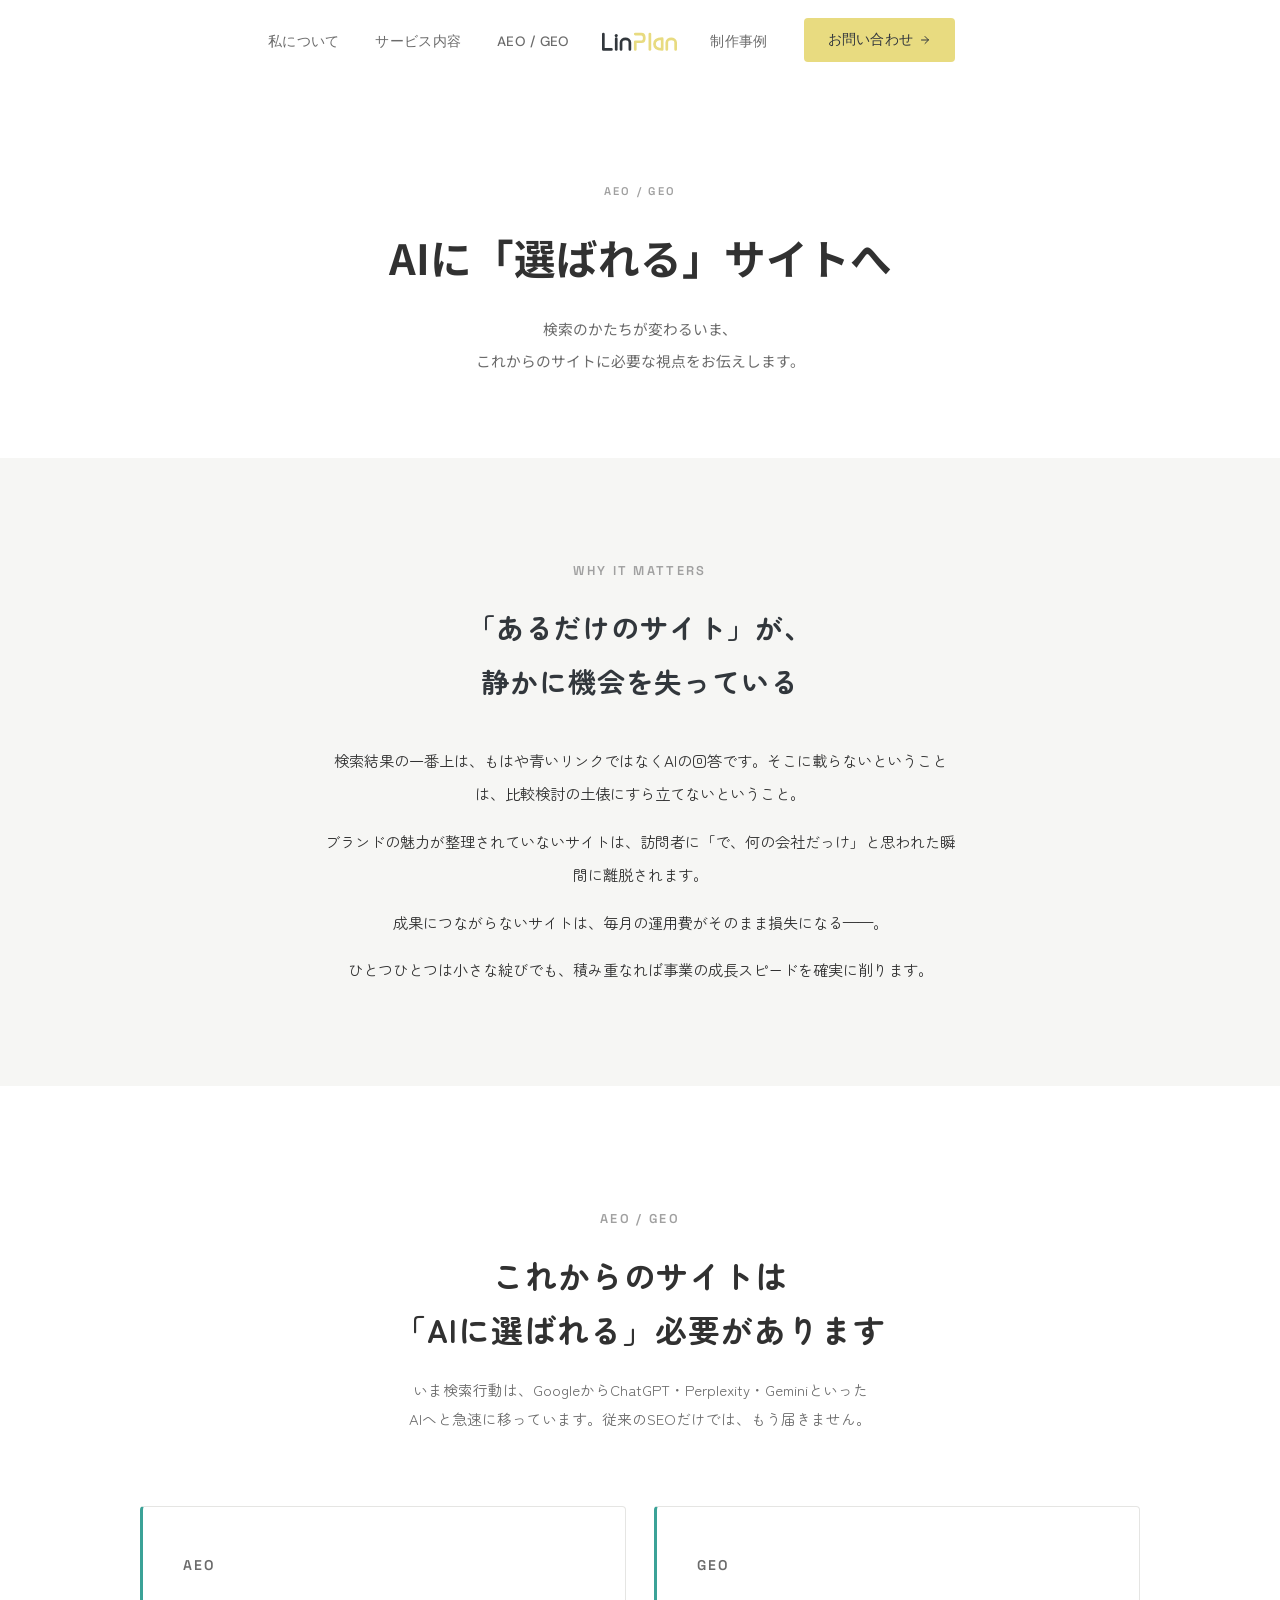
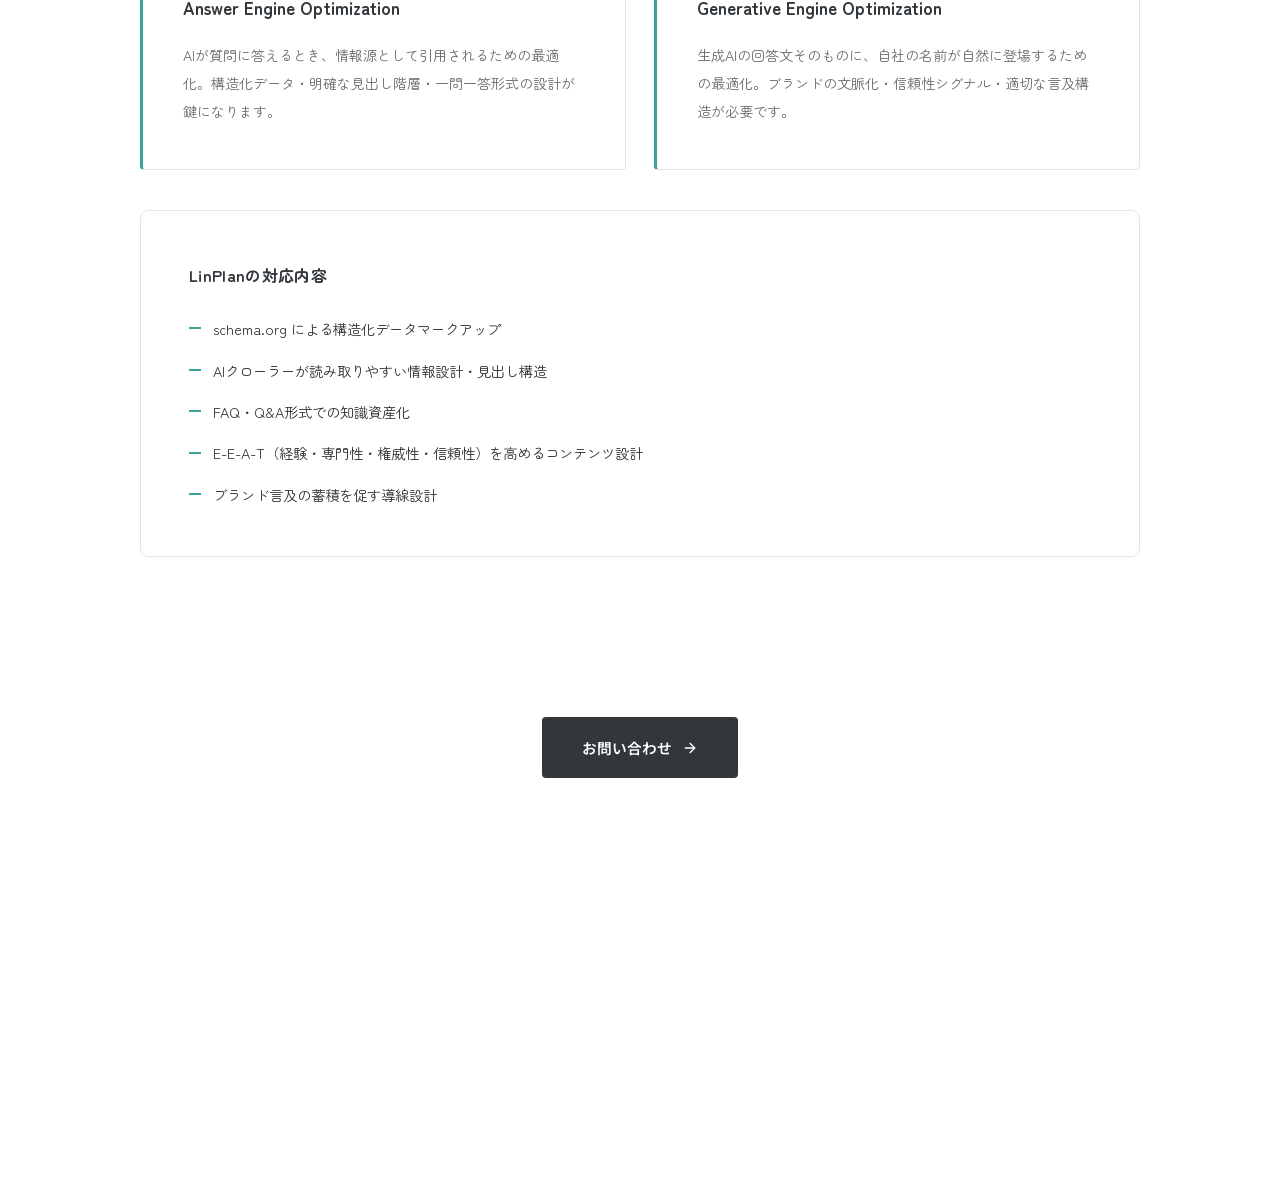
<file: aeo-geo.html>
<!DOCTYPE html>
<html lang="ja">
<head>
<meta charset="UTF-8">
<meta name="viewport" content="width=device-width, initial-scale=1.0">
<title>AEO / GEO 対策 | LinPlan</title>

<meta name="description" content="ChatGPT・Perplexity・Geminiなど、AIに「選ばれる」サイトへ。LinPlanのAEO / GEO対策の考え方と具体的な対応内容をご紹介します。">
<meta name="author" content="LinPlan">
<meta name="robots" content="index, follow">
<link rel="canonical" href="https://chihirotsuboyama.github.io/aeo-geo.html">

<meta property="og:type" content="website">
<meta property="og:title" content="AEO / GEO 対策 | LinPlan">
<meta property="og:description" content="AIに「選ばれる」サイトへ。LinPlanのAEO / GEO対策。">
<meta property="og:url" content="https://chihirotsuboyama.github.io/aeo-geo.html">
<meta property="og:site_name" content="LinPlan">
<meta property="og:locale" content="ja_JP">
<meta property="og:image" content="https://chihirotsuboyama.github.io/images/ogp.png">
<meta property="og:image:width" content="1200">
<meta property="og:image:height" content="630">
<meta property="og:image:alt" content="LinPlan | AEO / GEO 対策">

<meta name="twitter:card" content="summary_large_image">
<meta name="twitter:title" content="AEO / GEO 対策 | LinPlan">
<meta name="twitter:description" content="AIに「選ばれる」サイトへ。LinPlanのAEO / GEO対策。">
<meta name="twitter:image" content="https://chihirotsuboyama.github.io/images/ogp.png">

<link rel="preconnect" href="https://fonts.googleapis.com">
<link rel="preconnect" href="https://fonts.gstatic.com" crossorigin>
<link href="https://fonts.googleapis.com/css2?family=Space+Grotesk:wght@400;500;600;700&family=DM+Sans:wght@300;400;500;600&family=Noto+Sans+JP:wght@300;400;500;700&family=Klee+One:wght@400;600&family=Caveat:wght@400;500;600;700&family=Zen+Maru+Gothic:wght@400;500;700;900&display=swap" rel="stylesheet">
<link rel="stylesheet" href="css/common.css">

<style>
  /* ============ SECTION COMMON ============ */
  .section { padding: 120px 0; }
  .section-gray { background: var(--bg-gray); }
  .section-head { margin-bottom: 72px; }
  .section-head--center { text-align: center; }
  .section-en {
    font-family: var(--font-display);
    font-size: clamp(.7rem, 1.2vw, .8rem);
    font-weight: 600;
    letter-spacing: .18em;
    text-transform: uppercase;
    color: var(--text-muted);
    margin-bottom: 16px;
  }
  .section-title {
    font-size: clamp(1.5rem, 3vw, 2rem);
    font-weight: 700;
    line-height: 1.7;
    letter-spacing: .03em;
  }
  .section-desc {
    margin-top: 18px;
    color: var(--text-light);
    font-size: .92rem;
    line-height: 2;
    max-width: 540px;
  }
  .section-head--center .section-desc { margin-left: auto; margin-right: auto; }

  /* ============ PAGE HERO ============ */
  .page-hero {
    padding: 180px 0 80px;
    text-align: center;
  }
  .page-en {
    font-family: var(--font-display);
    font-size: .7rem; font-weight: 600;
    letter-spacing: .2em; text-transform: uppercase;
    color: var(--text-muted);
    margin-bottom: 20px;
  }
  .page-hero h1 {
    font-size: clamp(1.8rem, 4vw, 2.6rem);
    font-weight: 700;
    line-height: 1.7;
    margin-bottom: 20px;
  }
  .page-hero-desc {
    font-size: .92rem;
    line-height: 2.2;
    color: var(--text-light);
    max-width: 560px;
    margin: 0 auto;
  }

  /* ============ AGITATE (quiet emphasis block) ============ */
  .agitate {
    background: var(--bg-gray);
    padding: 100px 0;
  }
  .agitate-inner {
    max-width: 720px;
    margin: 0 auto;
    padding: 0 40px;
    text-align: center;
  }
  .agitate .section-en {
    color: var(--text-muted);
    margin-bottom: 18px;
  }
  .agitate-title {
    font-size: clamp(1.3rem, 2.4vw, 1.75rem);
    font-weight: 700;
    line-height: 1.9;
    letter-spacing: .03em;
    color: var(--dark);
    margin-bottom: 36px;
  }
  .agitate-body p {
    font-size: .95rem;
    line-height: 2.2;
    color: var(--text);
    margin-bottom: 14px;
  }
  .agitate-body p:last-child { margin-bottom: 0; }

  /* ============ AEO / GEO ============ */
  .aeo-geo { padding: 120px 0; }
  .aeo-geo-cards {
    display: grid;
    grid-template-columns: 1fr 1fr;
    gap: 28px;
    margin-bottom: 40px;
  }
  .aeo-geo-card {
    background: var(--white);
    border: 1px solid var(--border);
    border-left: 3px solid var(--accent);
    border-radius: 4px;
    padding: 44px 40px;
  }
  .aeo-geo-label {
    font-family: var(--font-display);
    font-size: .72rem;
    font-weight: 600;
    letter-spacing: .14em;
    color: var(--accent);
    margin-bottom: 14px;
  }
  .aeo-geo-card h3 {
    font-size: 1.1rem;
    font-weight: 700;
    margin-bottom: 18px;
    line-height: 1.7;
    color: var(--dark);
  }
  .aeo-geo-card p {
    font-size: .88rem;
    line-height: 2;
    color: var(--text-light);
  }
  .aeo-geo-measures {
    background: var(--white);
    border: 1px solid var(--border);
    border-radius: 8px;
    padding: 48px 48px;
  }
  .aeo-geo-measures h4 {
    font-size: 1rem;
    font-weight: 700;
    margin-bottom: 24px;
    color: var(--dark);
    letter-spacing: .02em;
  }
  .aeo-geo-measures ul {
    list-style: none;
    display: grid;
    gap: 14px;
  }
  .aeo-geo-measures li {
    font-size: .9rem;
    line-height: 1.9;
    color: var(--text);
    padding-left: 24px;
    position: relative;
  }
  .aeo-geo-measures li::before {
    content: '';
    position: absolute;
    left: 0;
    top: 0.85em;
    width: 12px;
    height: 2px;
    background: var(--accent);
  }

  /* ============ PAGE CTA ============ */
  .page-cta-wrap {
    text-align: center;
    padding: 40px 0 120px;
  }
  .page-cta {
    display: inline-flex;
    align-items: center;
    gap: 10px;
    padding: 16px 40px;
    background: var(--dark);
    color: #fff;
    font-size: .92rem;
    font-weight: 600;
    border-radius: 4px;
    transition: opacity .3s, transform .3s;
  }
  .page-cta:hover { opacity: .85; transform: translateY(-1px); color: #fff; }
  .page-cta svg { transition: transform .3s; }
  .page-cta:hover svg { transform: translateX(3px); }

  /* ============ SECTION FONT ============ */
  .agitate,
  .aeo-geo {
    font-family: 'Zen Maru Gothic', 'Noto Sans JP', sans-serif;
  }

  /* ============ RESPONSIVE (page-specific) ============ */
  @media (max-width: 900px) {
    .page-hero { padding: 140px 0 60px; }
    .agitate { padding: 80px 0; }
    .aeo-geo { padding: 80px 0; }
    .page-cta-wrap { padding: 20px 0 80px; }
  }
  @media (max-width: 768px) {
    .aeo-geo-cards { grid-template-columns: 1fr; }
    .aeo-geo-measures { padding: 36px 28px; }
  }
</style>
</head>
<body>

<!-- ========== NAV ========== -->
<nav class="nav" id="nav" role="navigation" aria-label="メインナビゲーション">
  <div class="nav-inner">
    <ul class="nav-links-left">
      <li><a href="about.html">私について</a></li>
      <li><a href="index.html#solution">サービス内容</a></li>
      <li><a href="aeo-geo.html">AEO / GEO</a></li>
    </ul>
    <a href="index.html" class="nav-logo" aria-label="LinPlan ホーム">
      <svg class="lp-logo" xmlns="http://www.w3.org/2000/svg" viewBox="0 0 200 52" role="img" aria-label="LinPlan">
        <g class="lp-lin" fill="currentColor" stroke="currentColor" stroke-width="7" stroke-linecap="round" stroke-linejoin="round">
          <path fill="none" d="M3.5 8V48H24.5"/>
          <path fill="none" d="M37 20V48"/>
          <path fill="none" d="M49.5 48V30C49.5 17 72.5 17 72.5 30V48"/>
          <circle cx="37" cy="12" r="4" stroke="none"/>
        </g>
        <g class="lp-plan" fill="none" stroke="currentColor" stroke-width="7" stroke-linecap="round" stroke-linejoin="round">
          <path d="M86.5 48V28H102.5C112.5 28 112.5 8 102.5 8H86.5"/>
          <path d="M124.5 8V48"/>
          <path d="M156.5 20C141.5 20 136.5 26 136.5 34C136.5 42 141.5 48 156.5 48V20"/>
          <path d="M168.5 48V30C168.5 17 191.5 17 191.5 30V48"/>
        </g>
      </svg>
    </a>
    <ul class="nav-links-right">
      <li><a href="index.html#works">制作事例</a></li>
      <li><a href="contact.html" class="nav-contact-link">お問い合わせ
        <svg width="12" height="12" fill="none" stroke="currentColor" stroke-width="2" stroke-linecap="round" stroke-linejoin="round" viewBox="0 0 24 24"><path d="M5 12h14M12 5l7 7-7 7"/></svg>
      </a></li>
    </ul>
    <button class="hamburger" id="hamburger" onclick="toggleMenu()" aria-label="メニューを開く" aria-expanded="false">
      <span></span><span></span><span></span>
    </button>
  </div>
</nav>

<div class="mobile-menu" id="mobileMenu" role="dialog" aria-label="モバイルメニュー">
  <button class="mobile-menu-close" onclick="toggleMenu()" aria-label="メニューを閉じる">&times;</button>
  <ul>
    <li><a href="about.html" onclick="toggleMenu()">私について</a></li>
    <li><a href="index.html#solution" onclick="toggleMenu()">サービス内容</a></li>
    <li><a href="aeo-geo.html" onclick="toggleMenu()">AEO / GEO</a></li>
    <li><a href="index.html#works" onclick="toggleMenu()">制作事例</a></li>
    <li><a href="contact.html" onclick="toggleMenu()">お問い合わせ</a></li>
  </ul>
</div>

<!-- ========== PAGE HERO ========== -->
<section class="page-hero">
  <div class="container">
    <p class="page-en reveal">AEO / GEO</p>
    <h1 class="reveal">AIに「選ばれる」サイトへ</h1>
    <p class="page-hero-desc reveal">
      検索のかたちが変わるいま、<br>
      これからのサイトに必要な視点をお伝えします。
    </p>
  </div>
</section>

<!-- ========== AGITATE / Why it matters ========== -->
<section class="agitate" id="agitate">
  <div class="agitate-inner reveal">
    <p class="section-en">Why it matters</p>
    <h2 class="agitate-title">「あるだけのサイト」が、<br>静かに機会を失っている</h2>
    <div class="agitate-body">
      <p>検索結果の一番上は、もはや青いリンクではなくAIの回答です。そこに載らないということは、比較検討の土俵にすら立てないということ。</p>
      <p>ブランドの魅力が整理されていないサイトは、訪問者に「で、何の会社だっけ」と思われた瞬間に離脱されます。</p>
      <p>成果につながらないサイトは、毎月の運用費がそのまま損失になる——。</p>
      <p>ひとつひとつは小さな綻びでも、積み重なれば事業の成長スピードを確実に削ります。</p>
    </div>
  </div>
</section>

<!-- ========== AEO / GEO ========== -->
<section class="aeo-geo" id="aeo-geo">
  <div class="container">
    <div class="section-head section-head--center reveal">
      <p class="section-en">AEO / GEO</p>
      <h2 class="section-title">これからのサイトは<br>「AIに選ばれる」必要があります</h2>
      <p class="section-desc">いま検索行動は、GoogleからChatGPT・Perplexity・Geminiといった<br>AIへと急速に移っています。従来のSEOだけでは、もう届きません。</p>
    </div>
    <div class="aeo-geo-cards">
      <div class="aeo-geo-card reveal">
        <p class="aeo-geo-label">AEO</p>
        <h3>Answer Engine Optimization</h3>
        <p>AIが質問に答えるとき、情報源として引用されるための最適化。構造化データ・明確な見出し階層・一問一答形式の設計が鍵になります。</p>
      </div>
      <div class="aeo-geo-card reveal">
        <p class="aeo-geo-label">GEO</p>
        <h3>Generative Engine Optimization</h3>
        <p>生成AIの回答文そのものに、自社の名前が自然に登場するための最適化。ブランドの文脈化・信頼性シグナル・適切な言及構造が必要です。</p>
      </div>
    </div>
    <div class="aeo-geo-measures reveal">
      <h4>LinPlanの対応内容</h4>
      <ul>
        <li>schema.org による構造化データマークアップ</li>
        <li>AIクローラーが読み取りやすい情報設計・見出し構造</li>
        <li>FAQ・Q&amp;A形式での知識資産化</li>
        <li>E-E-A-T（経験・専門性・権威性・信頼性）を高めるコンテンツ設計</li>
        <li>ブランド言及の蓄積を促す導線設計</li>
      </ul>
    </div>
  </div>
</section>

<!-- ========== CTA ========== -->
<div class="page-cta-wrap reveal">
  <a href="contact.html" class="page-cta">
    お問い合わせ
    <svg width="16" height="16" viewBox="0 0 24 24" fill="none" stroke="currentColor" stroke-width="2" stroke-linecap="round" stroke-linejoin="round"><path d="M5 12h14"/><path d="M12 5l7 7-7 7"/></svg>
  </a>
</div>

<!-- ========== FOOTER ========== -->
<div class="footer-spacer"></div>
<div class="footer-backdrop" id="footerBackdrop"></div>
<footer class="footer-wrapper" id="footerWrapper" role="contentinfo">
  <div class="footer-panel">
    <p class="footer-logo" role="img" aria-label="LinPlan">
      <svg class="lp-logo" xmlns="http://www.w3.org/2000/svg" viewBox="0 0 200 52" aria-hidden="true">
        <g class="lp-lin" fill="currentColor" stroke="currentColor" stroke-width="7" stroke-linecap="round" stroke-linejoin="round">
          <path fill="none" d="M3.5 8V48H24.5"/>
          <path fill="none" d="M37 20V48"/>
          <path fill="none" d="M49.5 48V30C49.5 17 72.5 17 72.5 30V48"/>
          <circle cx="37" cy="12" r="4" stroke="none"/>
        </g>
        <g class="lp-plan" fill="none" stroke="currentColor" stroke-width="7" stroke-linecap="round" stroke-linejoin="round">
          <path d="M86.5 48V28H102.5C112.5 28 112.5 8 102.5 8H86.5"/>
          <path d="M124.5 8V48"/>
          <path d="M156.5 20C141.5 20 136.5 26 136.5 34C136.5 42 141.5 48 156.5 48V20"/>
          <path d="M168.5 48V30C168.5 17 191.5 17 191.5 30V48"/>
        </g>
      </svg>
    </p>
    <ul class="footer-nav">
      <li><a href="about.html">私について</a></li>
      <li><a href="index.html#solution">サービス内容</a></li>
      <li><a href="aeo-geo.html">AEO / GEO</a></li>
      <li><a href="index.html#works">制作事例</a></li>
      <li><a href="contact.html">お問い合わせ</a></li>
    </ul>
    <address class="footer-address">tsubochihiroyama2230@gmail.com</address>
    <p class="footer-copy">&copy; 2026 LinPlan. All Rights Reserved.</p>
    <button class="footer-toggle" id="footerToggle" aria-label="フッターを開閉">
      <span class="footer-toggle-label">
        <span class="footer-toggle-open" role="img" aria-label="LinPlan">
          <svg class="lp-logo" xmlns="http://www.w3.org/2000/svg" viewBox="0 0 200 52" aria-hidden="true">
            <g class="lp-lin" fill="currentColor" stroke="currentColor" stroke-width="7" stroke-linecap="round" stroke-linejoin="round">
              <path fill="none" d="M3.5 8V48H24.5"/>
              <path fill="none" d="M37 20V48"/>
              <path fill="none" d="M49.5 48V30C49.5 17 72.5 17 72.5 30V48"/>
              <circle cx="37" cy="12" r="4" stroke="none"/>
            </g>
            <g class="lp-plan" fill="none" stroke="currentColor" stroke-width="7" stroke-linecap="round" stroke-linejoin="round">
              <path d="M86.5 48V28H102.5C112.5 28 112.5 8 102.5 8H86.5"/>
              <path d="M124.5 8V48"/>
              <path d="M156.5 20C141.5 20 136.5 26 136.5 34C136.5 42 141.5 48 156.5 48V20"/>
              <path d="M168.5 48V30C168.5 17 191.5 17 191.5 30V48"/>
            </g>
          </svg>
        </span>
        <span class="footer-toggle-close">CLOSE</span>
      </span>
      <span class="footer-toggle-lines">
        <span></span>
        <span></span>
      </span>
    </button>
  </div>
</footer>

<a href="contact.html" class="fab-contact" aria-label="お問い合わせページへ">
  <span>Contact</span>
  <svg width="14" height="14" fill="none" stroke="currentColor" stroke-width="2" stroke-linecap="round" stroke-linejoin="round" viewBox="0 0 24 24"><path d="M5 12h14M12 5l7 7-7 7"/></svg>
</a>

<script src="js/common.js"></script>

</body>
</html>
</file>
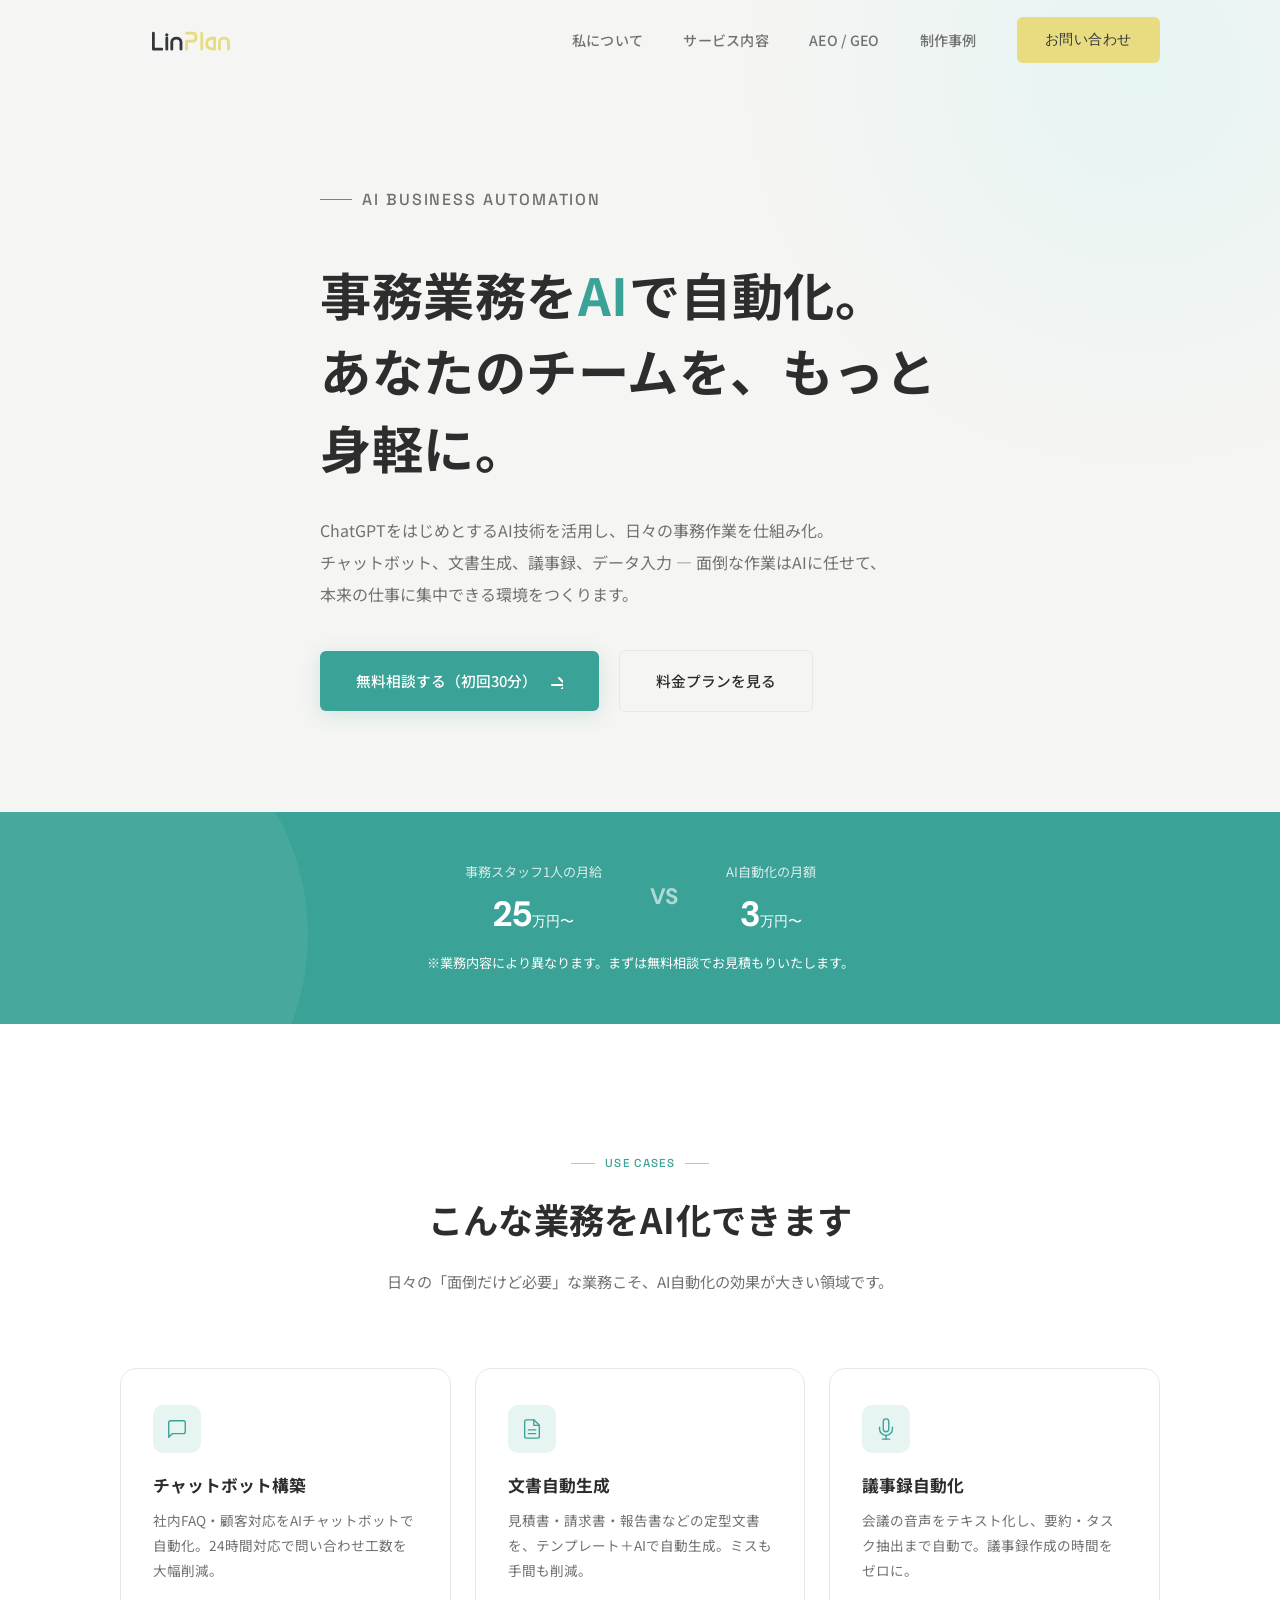
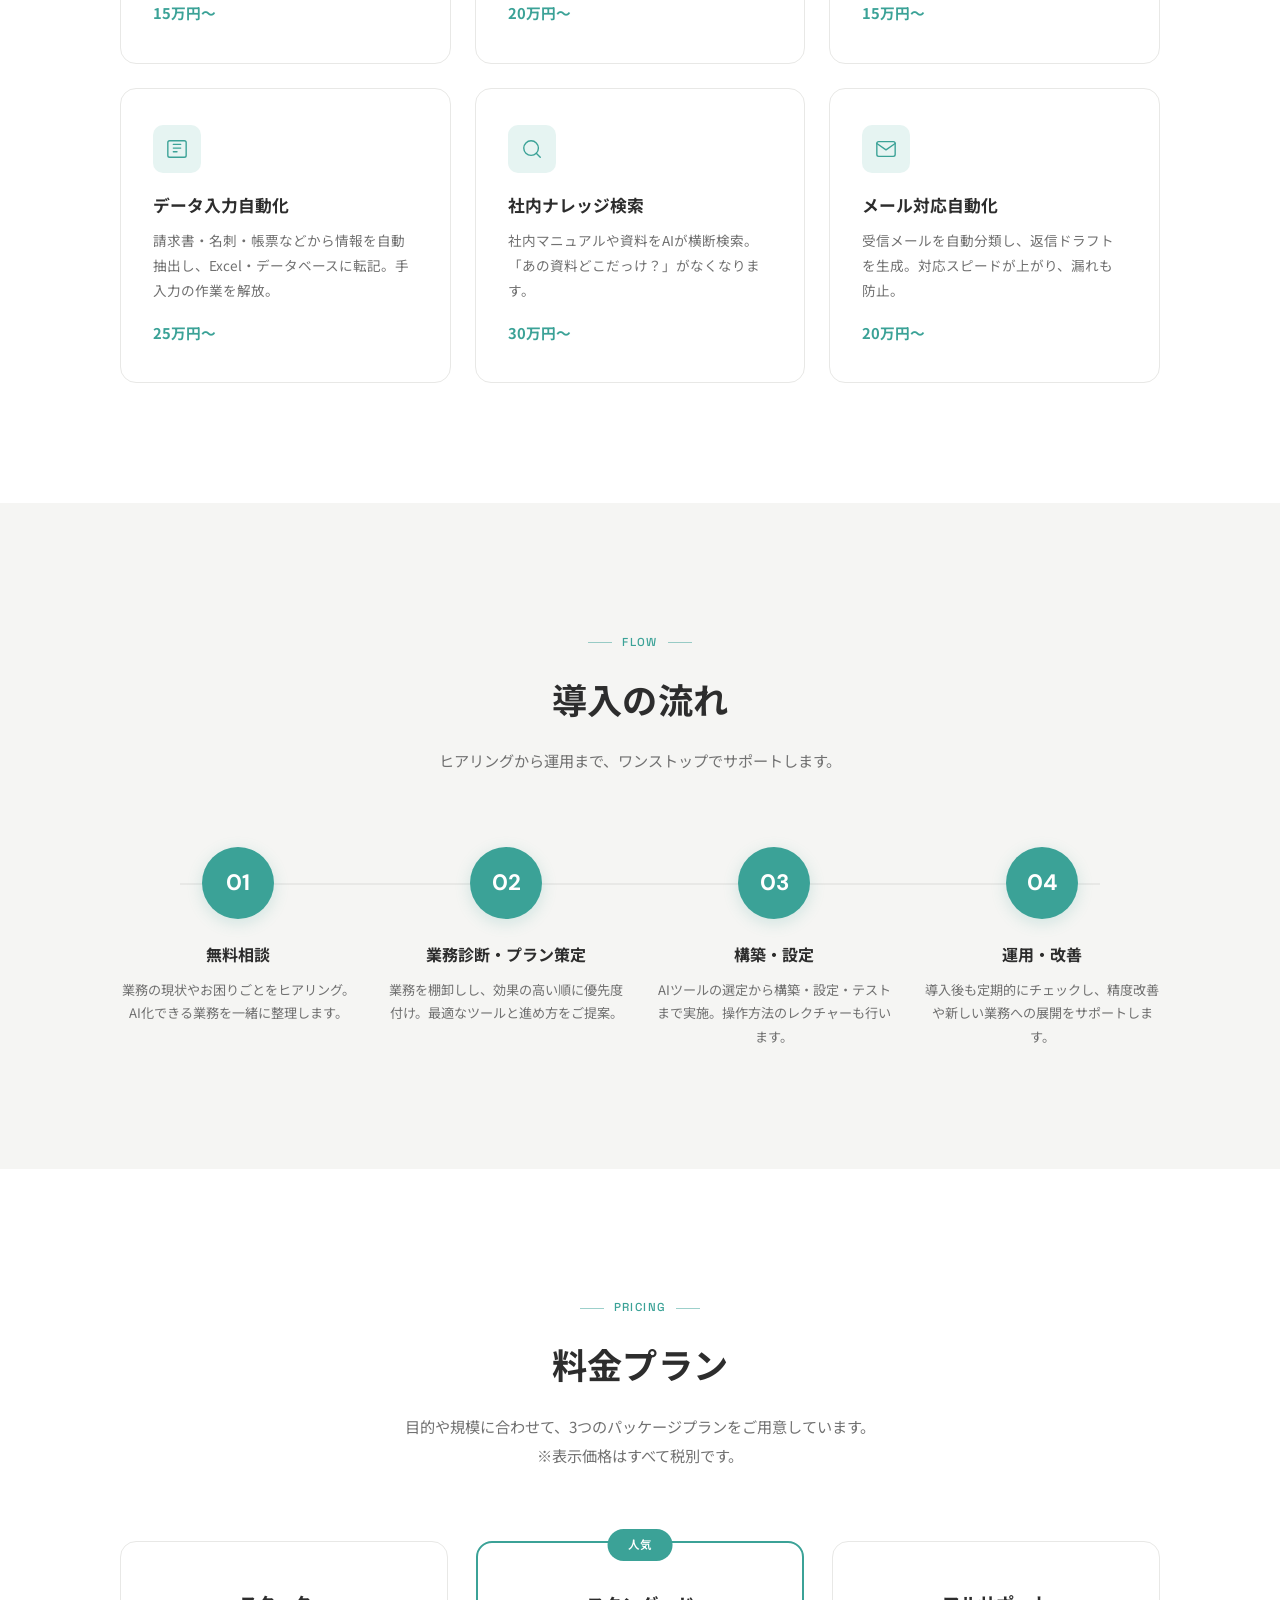
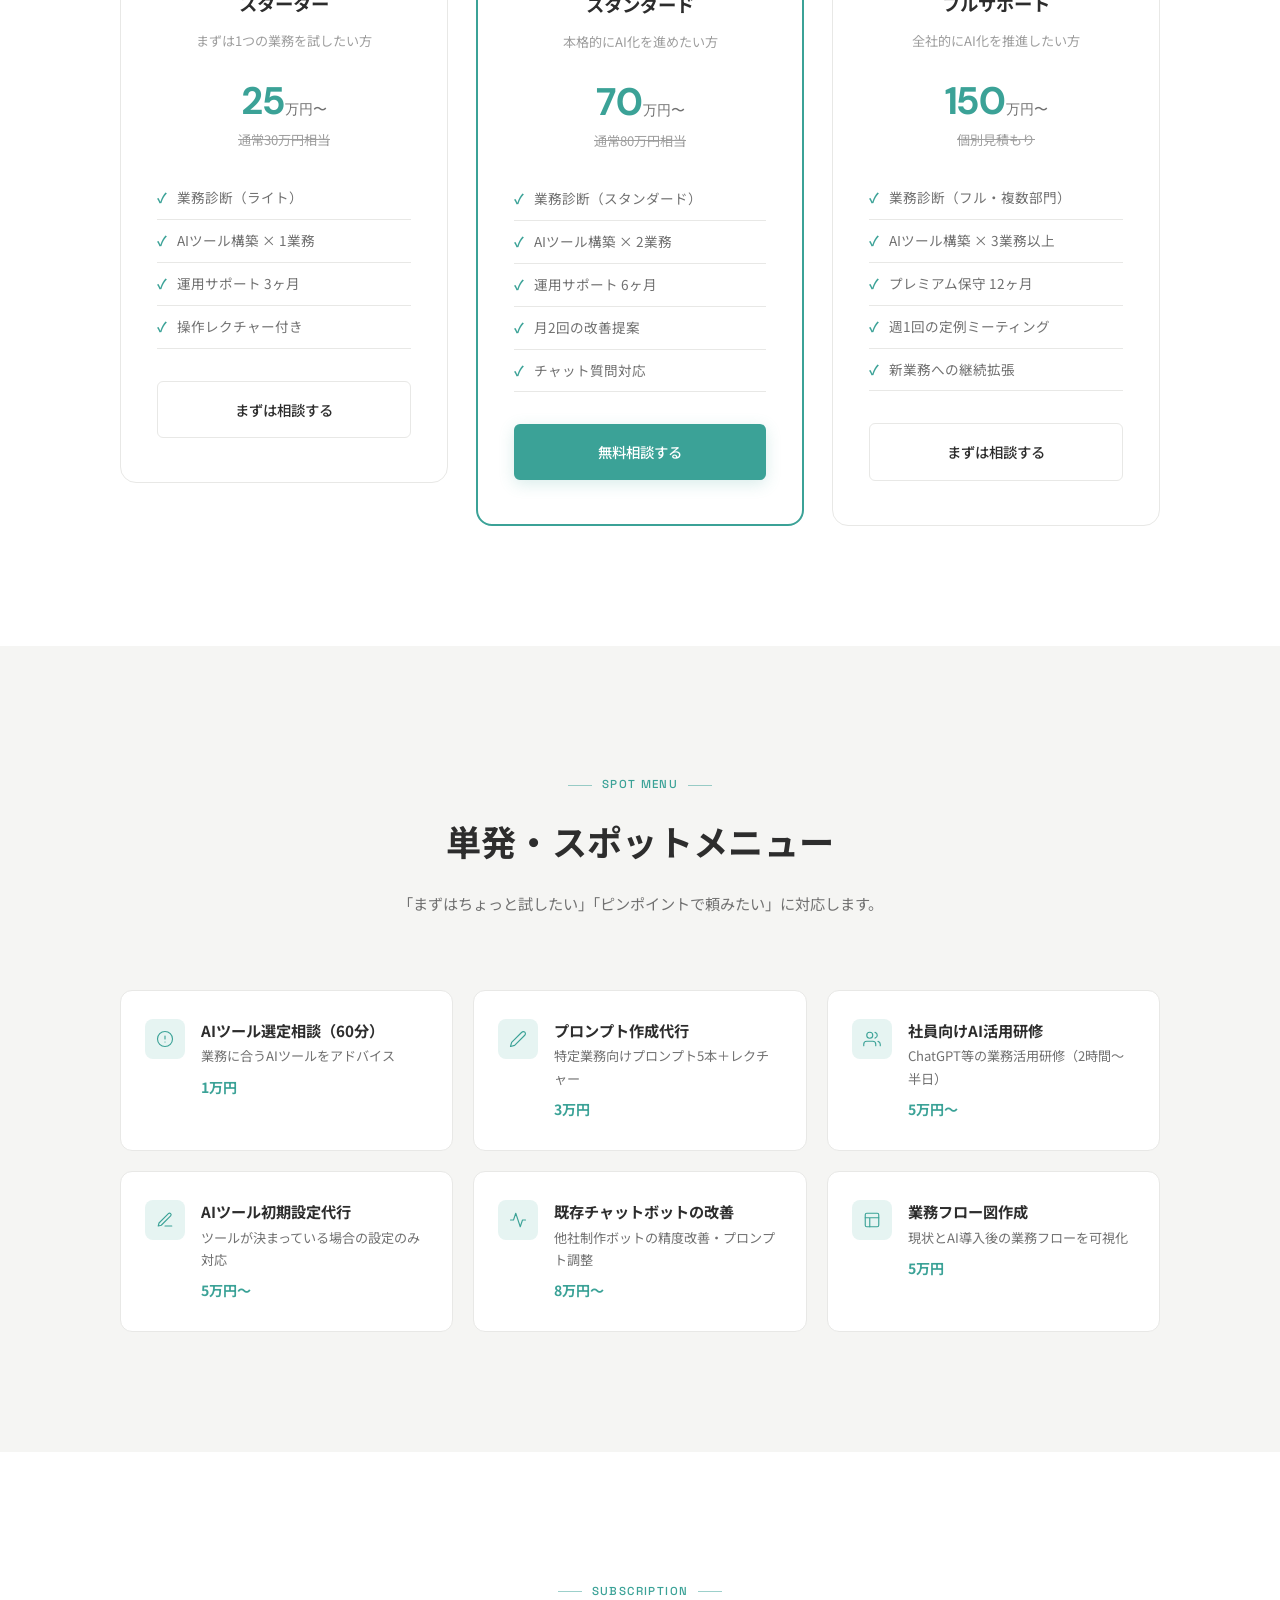
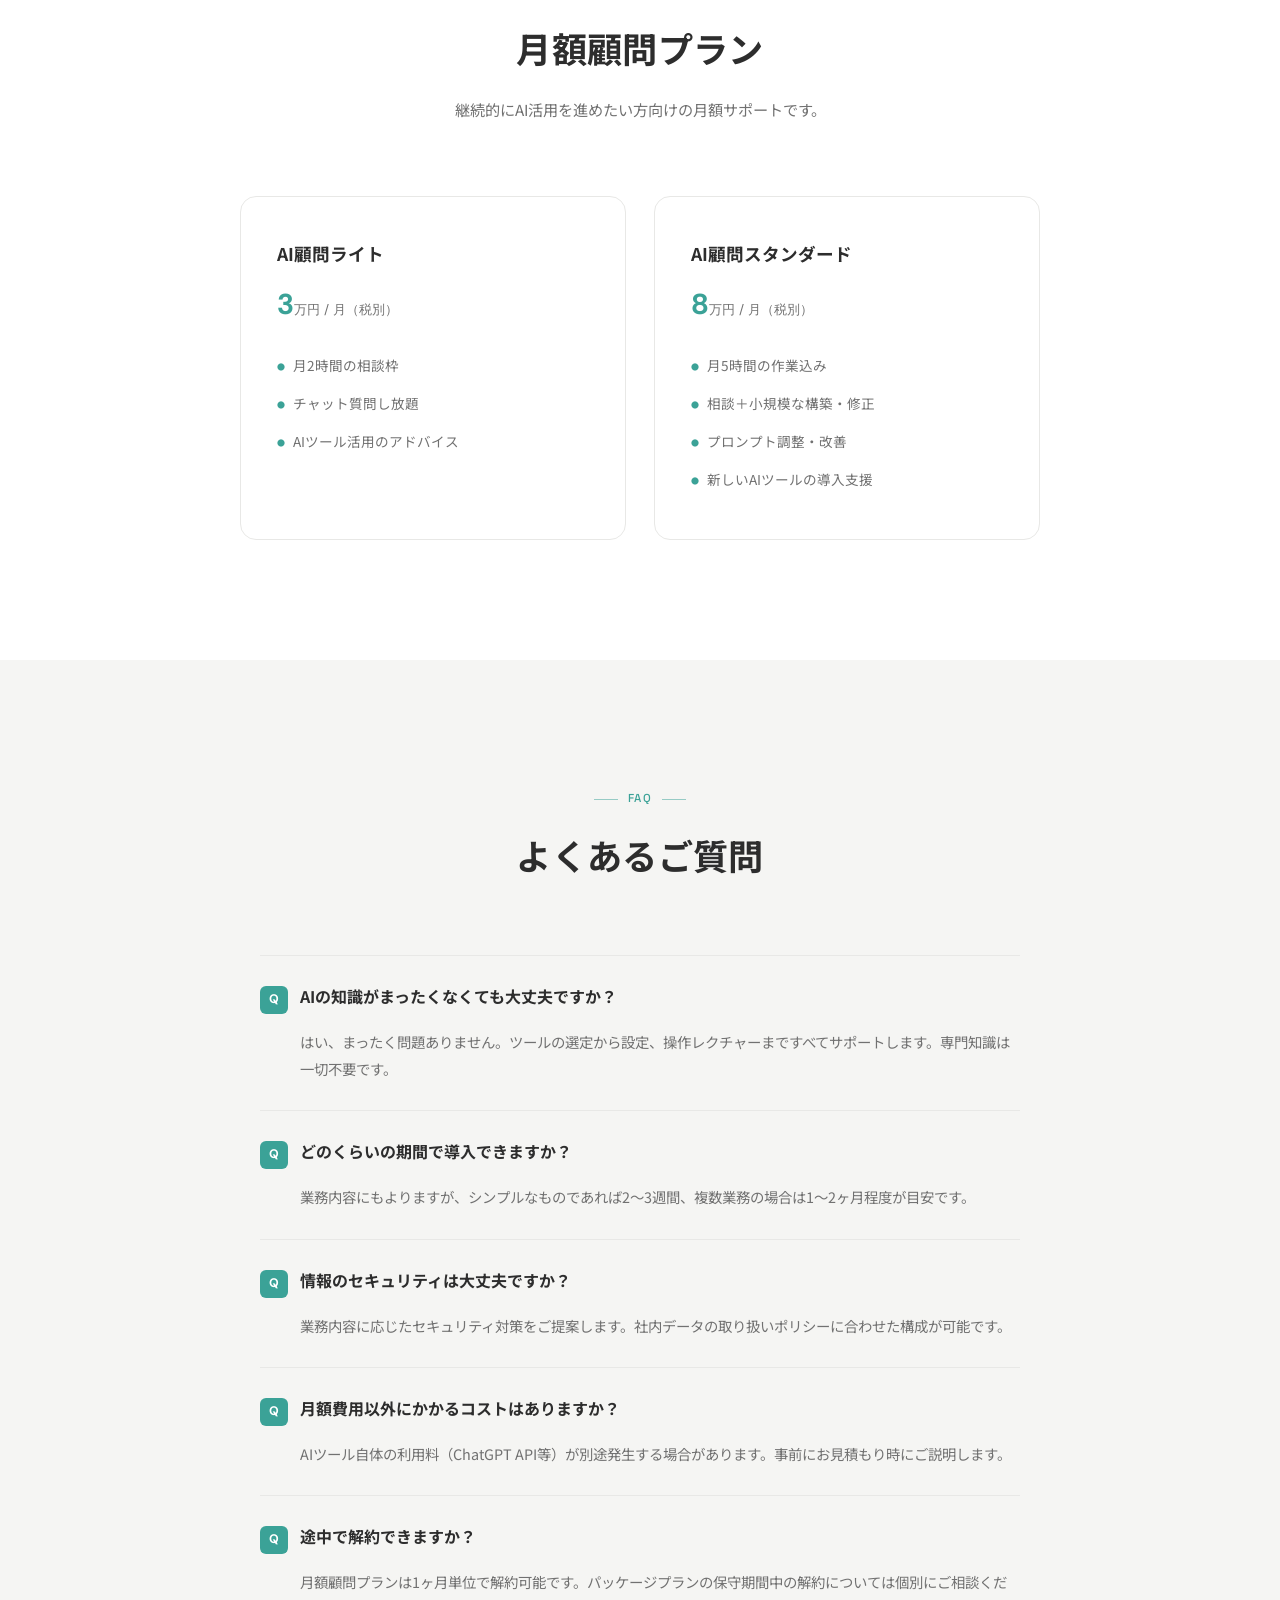
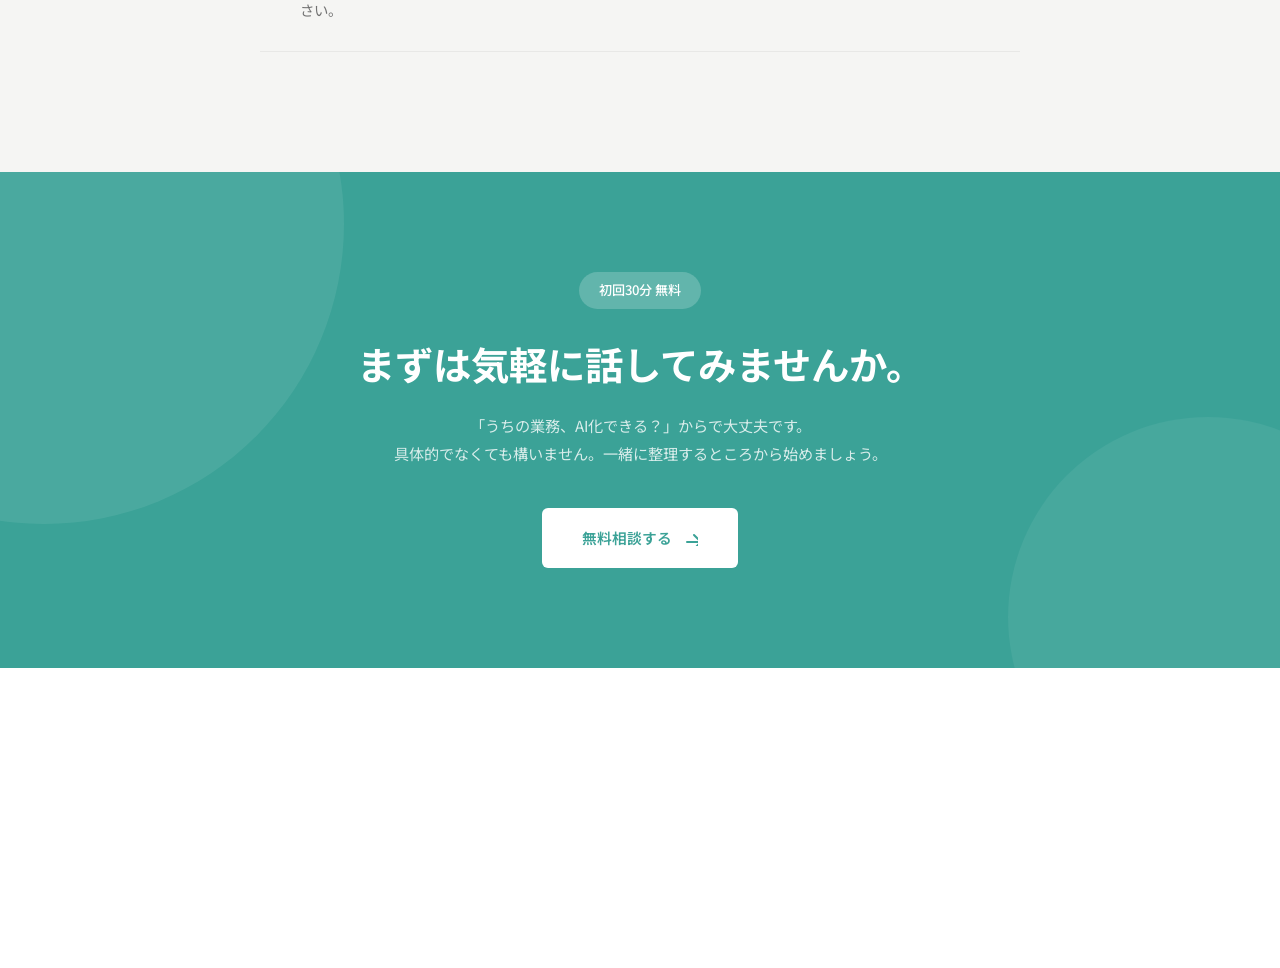
<file: ai-service.html>
<!DOCTYPE html>
<html lang="ja">
<head>
<meta charset="UTF-8">
<meta name="viewport" content="width=device-width, initial-scale=1.0">
<title>AI業務自動化サービス | LinPlan</title>

<meta name="description" content="AIを活用した事務業務の自動化を支援します。チャットボット構築、文書自動生成、議事録自動化など、中小企業の業務効率化をトータルサポート。初回30分無料相談。">
<meta name="robots" content="index, follow">
<link rel="canonical" href="https://chihirotsuboyama.github.io/ai-service.html">

<meta property="og:type" content="website">
<meta property="og:title" content="AI業務自動化サービス | LinPlan">
<meta property="og:description" content="AIを活用した事務業務の自動化を支援します。中小企業の業務効率化をトータルサポート。">
<meta property="og:url" content="https://chihirotsuboyama.github.io/ai-service.html">
<meta property="og:site_name" content="LinPlan">
<meta property="og:locale" content="ja_JP">
<meta property="og:image" content="https://chihirotsuboyama.github.io/images/ogp.png">
<meta property="og:image:width" content="1200">
<meta property="og:image:height" content="630">
<meta property="og:image:alt" content="LinPlan | AI業務自動化サービス">

<meta name="twitter:card" content="summary_large_image">
<meta name="twitter:title" content="AI業務自動化サービス | LinPlan">
<meta name="twitter:description" content="AIを活用した事務業務の自動化を支援します。中小企業の業務効率化をトータルサポート。">
<meta name="twitter:image" content="https://chihirotsuboyama.github.io/images/ogp.png">

<link rel="preconnect" href="https://fonts.googleapis.com">
<link rel="preconnect" href="https://fonts.gstatic.com" crossorigin>
<link href="https://fonts.googleapis.com/css2?family=Space+Grotesk:wght@400;500;600;700&family=DM+Sans:wght@400;500;600&family=Noto+Sans+JP:wght@300;400;500;700&family=Klee+One:wght@400;600&family=Caveat:wght@400;500;600;700&display=swap" rel="stylesheet">
<link rel="stylesheet" href="css/common.css">

<style>
  :root {
    --white: #ffffff;
    --bg: #ffffff;
    --bg-gray: #f5f5f3;
    --bg-accent: #eef7f6;
    --text: #2d2d2d;
    --text-light: #717171;
    --text-muted: #9e9e9e;
    --accent: #3ba297;
    --accent-dark: #2e8578;
    --accent-light: #e6f4f2;
    --border: #e8e8e6;
    --font: 'Noto Sans JP', "游ゴシック", "Yu Gothic", "ヒラギノ角ゴ Pro W3", "Hiragino Kaku Gothic ProN", "メイリオ", Meiryo, sans-serif;
    --font-en: 'DM Sans', sans-serif;
    --font-display: 'Space Grotesk', sans-serif;
    --ease: cubic-bezier(0.16, 1, 0.3, 1);
    --container: 1120px;
  }

  *, *::before, *::after { margin: 0; padding: 0; box-sizing: border-box; }
  html { scroll-behavior: smooth; -webkit-font-smoothing: antialiased; }
  body { font-family: var(--font); background: var(--bg); color: var(--text); line-height: 1.9; font-weight: 400; font-size: 15px; overflow-x: hidden; }
  img { max-width: 100%; display: block; }
  a { color: inherit; text-decoration: none; }
  ::selection { background: var(--accent); color: #fff; }

  .container { max-width: var(--container); margin: 0 auto; padding: 0 40px; }

  /* ============ NAV ============ */
  .nav {
    position: fixed; top: 0; left: 0; right: 0; z-index: 100;
    background: rgba(255,255,255,0);
    transition: background .4s var(--ease), box-shadow .4s var(--ease);
  }
  .nav.scrolled {
    background: rgba(255,255,255,0.92);
    backdrop-filter: blur(12px);
    box-shadow: 0 1px 0 var(--border);
  }
  .nav-inner {
    max-width: var(--container);
    margin: 0 auto;
    padding: 0 40px;
    height: 80px;
    display: flex; align-items: center; justify-content: space-between;
  }
  .nav-logo {
    font-family: var(--font-display);
    font-weight: 700;
    font-size: 1.3rem;
    letter-spacing: .02em;
    display: flex; align-items: center; gap: 6px;
  }
  .nav-logo span { color: var(--accent); }
  .nav-links {
    list-style: none;
    display: flex; align-items: center; gap: 40px;
  }
  .nav-links a {
    font-size: .88rem;
    font-weight: 500;
    color: var(--text-light);
    letter-spacing: .02em;
    position: relative;
    transition: color .3s;
  }
  .nav-links a:hover { color: var(--text); }
  .nav-links .nav-contact-btn {
    display: inline-flex; align-items: center; gap: 8px;
    padding: 10px 28px;
    background: #E8DB80;
    color: var(--dark, #32373c);
    border-radius: 6px;
    font-size: .85rem;
    font-weight: 500;
    font-family: var(--font-display);
    letter-spacing: .04em;
    transition: background .3s, transform .3s;
  }
  .nav-links .nav-contact-btn:hover {
    background: #d4c660;
    color: var(--dark, #32373c);
    transform: translateY(-1px);
  }

  .hamburger { display: none; width: 28px; height: 20px; position: relative; cursor: pointer; background: none; border: none; }
  .hamburger span { position: absolute; left: 0; right: 0; height: 2px; background: var(--text); border-radius: 2px; transition: all .3s var(--ease); }
  .hamburger span:nth-child(1) { top: 2px; }
  .hamburger span:nth-child(2) { top: 50%; transform: translateY(-50%); }
  .hamburger span:nth-child(3) { bottom: 2px; }

  .mobile-menu {
    position: fixed; inset: 0; background: rgba(255,255,255,0.98);
    backdrop-filter: blur(10px);
    z-index: 150; display: flex; align-items: center; justify-content: center;
    opacity: 0; pointer-events: none; transition: opacity .35s var(--ease);
  }
  .mobile-menu.open { opacity: 1; pointer-events: all; }
  .mobile-menu ul { list-style: none; text-align: center; display: flex; flex-direction: column; gap: 32px; }
  .mobile-menu a { font-size: 1.2rem; font-weight: 500; color: var(--text); }
  .mobile-menu-close { position: absolute; top: 22px; right: 28px; background: none; border: none; font-size: 2rem; color: var(--text); cursor: pointer; }

  /* ============ HERO ============ */
  .ai-hero {
    padding: 180px 0 100px;
    position: relative;
    overflow: hidden;
    background: var(--bg-gray);
  }
  .ai-hero::before {
    content: '';
    position: absolute; top: -40%; right: -20%;
    width: 800px; height: 800px;
    border-radius: 50%;
    background: radial-gradient(circle, var(--accent-light) 0%, transparent 70%);
    pointer-events: none;
  }
  .ai-hero-inner { position: relative; z-index: 2; max-width: 720px; }
  .ai-hero-label {
    display: inline-flex; align-items: center; gap: 10px;
    font-family: var(--font-display);
    font-size: .75rem;
    font-weight: 500;
    letter-spacing: .12em;
    text-transform: uppercase;
    color: var(--accent);
    margin-bottom: 32px;
  }
  .ai-hero-label::before {
    content: ''; width: 32px; height: 1px; background: var(--accent);
  }
  .ai-hero h1 {
    font-size: clamp(2rem, 4.5vw, 3.2rem);
    font-weight: 700;
    line-height: 1.5;
    letter-spacing: .01em;
    margin-bottom: 28px;
  }
  .ai-hero h1 .accent { color: var(--accent); }
  .ai-hero p {
    font-size: 1rem;
    line-height: 2;
    color: var(--text-light);
    margin-bottom: 40px;
  }
  .ai-hero-actions { display: flex; align-items: center; gap: 20px; flex-wrap: wrap; }
  .btn-primary {
    display: inline-flex; align-items: center; gap: 10px;
    padding: 16px 36px;
    background: var(--accent);
    color: #fff;
    border-radius: 6px;
    font-size: .92rem;
    font-weight: 500;
    transition: background .3s, transform .3s;
    box-shadow: 0 4px 20px rgba(59,162,151,.2);
  }
  .btn-primary:hover { background: var(--accent-dark); transform: translateY(-2px); box-shadow: 0 8px 30px rgba(59,162,151,.25); }
  .btn-primary svg { transition: transform .3s; }
  .btn-primary:hover svg { transform: translateX(3px); }
  .btn-secondary {
    display: inline-flex; align-items: center; gap: 10px;
    padding: 16px 36px;
    background: transparent;
    border: 1px solid var(--border);
    color: var(--text);
    border-radius: 6px;
    font-size: .92rem;
    font-weight: 500;
    transition: border-color .3s, background .3s;
  }
  .btn-secondary:hover { border-color: var(--accent); background: var(--accent-light); }

  /* ============ SECTION COMMON ============ */
  .section { padding: 120px 0; }
  .section-gray { background: var(--bg-gray); }
  .section-head { text-align: center; margin-bottom: 72px; }
  .section-label {
    display: inline-flex; align-items: center; gap: 10px;
    font-family: var(--font-display);
    font-size: .72rem;
    font-weight: 500;
    letter-spacing: .12em;
    text-transform: uppercase;
    color: var(--accent);
    margin-bottom: 18px;
  }
  .section-label::before, .section-label::after {
    content: ''; width: 24px; height: 1px; background: var(--accent); opacity: .5;
  }
  .section-title {
    font-size: clamp(1.6rem, 3.4vw, 2.2rem);
    font-weight: 700;
    line-height: 1.55;
    letter-spacing: .01em;
  }
  .section-desc {
    margin-top: 20px;
    color: var(--text-light);
    font-size: .95rem;
    line-height: 1.9;
    max-width: 600px;
    margin-left: auto; margin-right: auto;
  }

  /* ============ COMPARISON BAR ============ */
  .comparison-bar {
    background: var(--accent);
    padding: 48px 0;
    text-align: center;
    color: #fff;
    position: relative;
    overflow: hidden;
  }
  .comparison-bar::before {
    content: '';
    position: absolute; top: -60%; left: -15%;
    width: 500px; height: 500px;
    border-radius: 50%;
    background: rgba(255,255,255,.06);
    pointer-events: none;
  }
  .comparison-inner {
    display: flex;
    align-items: center;
    justify-content: center;
    gap: 48px;
    flex-wrap: wrap;
    position: relative;
  }
  .comparison-item {
    text-align: center;
  }
  .comparison-item .label {
    font-size: .82rem;
    opacity: .8;
    margin-bottom: 8px;
  }
  .comparison-item .value {
    font-size: 2.2rem;
    font-weight: 700;
    font-family: var(--font-en);
    line-height: 1.2;
  }
  .comparison-item .value small {
    font-size: .9rem;
    font-weight: 400;
  }
  .comparison-vs {
    font-size: 1.4rem;
    font-weight: 700;
    opacity: .6;
    font-family: var(--font-en);
  }
  .comparison-note {
    margin-top: 16px;
    font-size: .82rem;
    opacity: .7;
    position: relative;
  }

  /* ============ USECASE ============ */
  .usecase-grid {
    display: grid;
    grid-template-columns: repeat(3, 1fr);
    gap: 24px;
  }
  .usecase-card {
    background: var(--white);
    border: 1px solid var(--border);
    border-radius: 16px;
    padding: 36px 32px;
    transition: transform .4s var(--ease), box-shadow .4s var(--ease);
  }
  .usecase-card:hover {
    transform: translateY(-4px);
    box-shadow: 0 16px 40px rgba(0,0,0,.06);
  }
  .usecase-icon {
    width: 48px; height: 48px;
    background: var(--accent-light);
    border-radius: 10px;
    display: flex; align-items: center; justify-content: center;
    color: var(--accent);
    margin-bottom: 20px;
  }
  .usecase-card h3 {
    font-size: 1.05rem;
    font-weight: 700;
    margin-bottom: 10px;
    line-height: 1.5;
  }
  .usecase-card p {
    font-size: .85rem;
    line-height: 1.85;
    color: var(--text-light);
  }
  .usecase-card .price {
    margin-top: 16px;
    font-size: .92rem;
    font-weight: 700;
    color: var(--accent);
  }

  /* ============ FLOW ============ */
  .flow-steps {
    display: flex;
    gap: 32px;
    position: relative;
  }
  .flow-steps::before {
    content: '';
    position: absolute;
    top: 36px;
    left: 60px;
    right: 60px;
    height: 2px;
    background: var(--border);
    z-index: 0;
  }
  .flow-step {
    flex: 1;
    text-align: center;
    position: relative;
    z-index: 1;
  }
  .flow-number {
    width: 72px; height: 72px;
    border-radius: 50%;
    background: var(--accent);
    color: #fff;
    font-family: var(--font-en);
    font-size: 1.4rem;
    font-weight: 700;
    display: flex; align-items: center; justify-content: center;
    margin: 0 auto 20px;
    box-shadow: 0 4px 16px rgba(59,162,151,.2);
  }
  .flow-step h3 {
    font-size: 1rem;
    font-weight: 700;
    margin-bottom: 8px;
  }
  .flow-step p {
    font-size: .82rem;
    color: var(--text-light);
    line-height: 1.8;
  }

  /* ============ PRICING ============ */
  .pricing-grid {
    display: grid;
    grid-template-columns: repeat(3, 1fr);
    gap: 28px;
    align-items: start;
  }
  .pricing-card {
    background: var(--white);
    border: 1px solid var(--border);
    border-radius: 16px;
    padding: 44px 36px;
    text-align: center;
    transition: transform .4s var(--ease), box-shadow .4s var(--ease);
    position: relative;
  }
  .pricing-card:hover {
    transform: translateY(-6px);
    box-shadow: 0 20px 50px rgba(0,0,0,.06);
  }
  .pricing-card.recommended {
    border: 2px solid var(--accent);
  }
  .pricing-badge {
    position: absolute;
    top: -14px;
    left: 50%;
    transform: translateX(-50%);
    background: var(--accent);
    color: #fff;
    font-size: .72rem;
    font-weight: 600;
    padding: 5px 20px;
    border-radius: 100px;
    letter-spacing: .04em;
  }
  .pricing-card h3 {
    font-size: 1.15rem;
    font-weight: 700;
    margin-bottom: 8px;
  }
  .pricing-card .pricing-target {
    font-size: .82rem;
    color: var(--text-muted);
    margin-bottom: 24px;
  }
  .pricing-card .pricing-price {
    font-size: 2.4rem;
    font-weight: 700;
    color: var(--accent);
    font-family: var(--font-en);
    line-height: 1.2;
    margin-bottom: 4px;
  }
  .pricing-card .pricing-price small {
    font-size: .85rem;
    font-weight: 500;
    color: var(--text-light);
  }
  .pricing-card .pricing-original {
    font-size: .82rem;
    color: var(--text-muted);
    text-decoration: line-through;
    margin-bottom: 24px;
  }
  .pricing-card .pricing-desc {
    font-size: .85rem;
    color: var(--text-light);
    line-height: 1.85;
    margin-bottom: 28px;
    text-align: left;
  }
  .pricing-card ul {
    list-style: none;
    text-align: left;
    margin-bottom: 32px;
  }
  .pricing-card li {
    font-size: .85rem;
    color: var(--text-light);
    padding: 8px 0;
    border-bottom: 1px solid var(--border);
    display: flex;
    align-items: flex-start;
    gap: 10px;
  }
  .pricing-card li::before {
    content: '✓';
    color: var(--accent);
    font-weight: 700;
    flex-shrink: 0;
  }
  .pricing-card .pricing-btn {
    display: inline-flex;
    align-items: center;
    justify-content: center;
    gap: 8px;
    width: 100%;
    padding: 14px 0;
    border-radius: 6px;
    font-size: .9rem;
    font-weight: 500;
    transition: all .3s;
  }
  .pricing-btn-primary {
    background: var(--accent);
    color: #fff;
    box-shadow: 0 4px 16px rgba(59,162,151,.2);
  }
  .pricing-btn-primary:hover {
    background: var(--accent-dark);
    transform: translateY(-1px);
    color: #fff;
  }
  .pricing-btn-secondary {
    border: 1px solid var(--border);
    color: var(--text);
    background: transparent;
  }
  .pricing-btn-secondary:hover {
    border-color: var(--accent);
    background: var(--accent-light);
  }

  /* ============ SPOT MENU ============ */
  .spot-grid {
    display: grid;
    grid-template-columns: repeat(3, 1fr);
    gap: 20px;
  }
  .spot-card {
    background: var(--white);
    border: 1px solid var(--border);
    border-radius: 12px;
    padding: 28px 24px;
    display: flex;
    align-items: flex-start;
    gap: 16px;
    transition: transform .3s var(--ease), box-shadow .3s var(--ease);
  }
  .spot-card:hover {
    transform: translateY(-3px);
    box-shadow: 0 12px 32px rgba(0,0,0,.05);
  }
  .spot-icon {
    width: 40px; height: 40px;
    background: var(--accent-light);
    border-radius: 8px;
    display: flex; align-items: center; justify-content: center;
    color: var(--accent);
    flex-shrink: 0;
  }
  .spot-card h3 {
    font-size: .95rem;
    font-weight: 700;
    margin-bottom: 4px;
    line-height: 1.5;
  }
  .spot-card p {
    font-size: .82rem;
    color: var(--text-light);
    line-height: 1.7;
  }
  .spot-card .spot-price {
    font-size: .88rem;
    font-weight: 700;
    color: var(--accent);
    margin-top: 8px;
  }

  /* ============ SUBSCRIPTION ============ */
  .sub-grid {
    display: grid;
    grid-template-columns: repeat(2, 1fr);
    gap: 28px;
    max-width: 800px;
    margin: 0 auto;
  }
  .sub-card {
    background: var(--white);
    border: 1px solid var(--border);
    border-radius: 16px;
    padding: 40px 36px;
    transition: transform .4s var(--ease), box-shadow .4s var(--ease);
  }
  .sub-card:hover {
    transform: translateY(-4px);
    box-shadow: 0 16px 40px rgba(0,0,0,.06);
  }
  .sub-card h3 {
    font-size: 1.1rem;
    font-weight: 700;
    margin-bottom: 6px;
  }
  .sub-card .sub-price {
    font-size: 1.8rem;
    font-weight: 700;
    color: var(--accent);
    font-family: var(--font-en);
    margin-bottom: 16px;
  }
  .sub-card .sub-price small {
    font-size: .82rem;
    font-weight: 400;
    color: var(--text-light);
  }
  .sub-card ul {
    list-style: none;
  }
  .sub-card li {
    font-size: .85rem;
    color: var(--text-light);
    padding: 6px 0;
    display: flex;
    align-items: flex-start;
    gap: 8px;
  }
  .sub-card li::before {
    content: '●';
    color: var(--accent);
    font-size: .5rem;
    margin-top: 6px;
    flex-shrink: 0;
  }

  /* ============ FAQ ============ */
  .faq-list {
    max-width: 760px;
    margin: 0 auto;
  }
  .faq-item {
    border-bottom: 1px solid var(--border);
    padding: 28px 0;
  }
  .faq-item:first-child { border-top: 1px solid var(--border); }
  .faq-q {
    font-size: 1rem;
    font-weight: 700;
    line-height: 1.6;
    display: flex;
    align-items: flex-start;
    gap: 12px;
    cursor: pointer;
  }
  .faq-q::before {
    content: 'Q';
    background: var(--accent);
    color: #fff;
    font-family: var(--font-en);
    font-size: .78rem;
    font-weight: 700;
    width: 28px;
    height: 28px;
    border-radius: 6px;
    display: flex;
    align-items: center;
    justify-content: center;
    flex-shrink: 0;
    margin-top: 2px;
  }
  .faq-a {
    font-size: .9rem;
    color: var(--text-light);
    line-height: 1.9;
    margin-top: 14px;
    padding-left: 40px;
  }

  /* ============ CTA ============ */
  .cta {
    background: var(--accent);
    padding: 100px 0;
    text-align: center;
    position: relative;
    overflow: hidden;
  }
  .cta::before {
    content: '';
    position: absolute; top: -50%; left: -20%;
    width: 600px; height: 600px;
    border-radius: 50%;
    background: rgba(255,255,255,.08);
    pointer-events: none;
  }
  .cta::after {
    content: '';
    position: absolute; bottom: -30%; right: -10%;
    width: 400px; height: 400px;
    border-radius: 50%;
    background: rgba(255,255,255,.06);
    pointer-events: none;
  }
  .cta h2 {
    color: #fff;
    font-size: clamp(1.6rem, 3.4vw, 2.4rem);
    font-weight: 700;
    line-height: 1.6;
    margin-bottom: 16px;
    position: relative;
  }
  .cta p {
    color: rgba(255,255,255,.8);
    font-size: .95rem;
    margin-bottom: 40px;
    position: relative;
    line-height: 1.9;
  }
  .cta .btn-white {
    display: inline-flex; align-items: center; gap: 10px;
    padding: 16px 40px;
    background: #fff;
    color: var(--accent);
    border-radius: 6px;
    font-size: .92rem;
    font-weight: 600;
    transition: transform .3s, box-shadow .3s;
    position: relative;
  }
  .cta .btn-white:hover { transform: translateY(-2px); box-shadow: 0 12px 40px rgba(0,0,0,.15); }
  .cta .free-badge {
    display: inline-block;
    background: rgba(255,255,255,.2);
    color: #fff;
    padding: 6px 20px;
    border-radius: 100px;
    font-size: .82rem;
    font-weight: 500;
    margin-bottom: 24px;
    position: relative;
  }

  /* ============ FOOTER (expanding panel — zeroten style) ============ */
  .footer-wrapper {
    position: fixed; bottom: 10px; left: 10px; right: 10px; z-index: 8000;
    clip-path: inset(calc(100% - 52px) calc(50% - 100px) 0px round 4px);
    transition: clip-path 0.4s cubic-bezier(0.77, 0, 0.175, 1);
  }
  .footer-wrapper.open,
  .footer-wrapper.auto_open { clip-path: inset(0px round 7px); }
  .footer-panel {
    background: #E8DB80; color: var(--text); border-radius: 7px;
    padding: 48px 40px 72px; position: relative;
  }
  .footer-inner {
    display: grid; grid-template-columns: 2fr 1fr 1fr 1fr; gap: 48px;
    margin-bottom: 56px; padding-bottom: 40px;
    border-bottom: 1px solid rgba(50,55,60,0.15);
  }
  .footer-brand h3 { font-size: 1.4rem; font-weight: 700; color: var(--dark); margin-bottom: 14px; }
  .footer-brand h3 span { color: var(--accent); }
  .footer-brand p { font-size: .88rem; line-height: 1.85; max-width: 280px; color: rgba(50,55,60,0.65); }
  .footer-col h4 {
    font-size: .78rem; font-weight: 600; color: rgba(50,55,60,0.5);
    text-transform: uppercase; letter-spacing: .08em; margin-bottom: 18px;
  }
  .footer-col ul { list-style: none; display: flex; flex-direction: column; gap: 12px; }
  .footer-col a { font-size: .88rem; color: rgba(50,55,60,0.65); transition: color .3s; }
  .footer-col a:hover { color: var(--dark); }
  .footer-bottom {
    display: flex; justify-content: space-between; align-items: center;
    font-size: .78rem; color: rgba(50,55,60,0.5);
  }
  .footer-toggle {
    position: absolute; bottom: 0; left: 50%; transform: translateX(-50%);
    width: 200px; height: 52px;
    display: flex; align-items: center; justify-content: center; gap: 10px;
    cursor: pointer; background: none; border: none; padding: 0; z-index: 2;
  }
  .footer-toggle-label {
    font-family: var(--font-display); font-size: 11px; font-weight: 600;
    color: var(--dark); letter-spacing: 0.06em;
  }
  .footer-toggle-lines {
    display: flex; flex-direction: column; align-items: center;
    justify-content: center; gap: 4px; width: 20px; height: 20px;
  }
  .footer-toggle-lines span {
    display: block; width: 16px; height: 2px; background: var(--dark);
    border-radius: 1px; transition: transform 0.3s var(--ease), opacity 0.3s var(--ease);
  }
  .footer-wrapper.open .footer-toggle-open,
  .footer-wrapper.auto_open .footer-toggle-open { display: none; }
  .footer-toggle-close { display: none; }
  .footer-wrapper.open .footer-toggle-close,
  .footer-wrapper.auto_open .footer-toggle-close { display: inline; }
  .footer-wrapper.open .footer-toggle-lines span:nth-child(1),
  .footer-wrapper.auto_open .footer-toggle-lines span:nth-child(1) {
    transform: rotate(45deg) translate(2px, 2px);
  }
  .footer-wrapper.open .footer-toggle-lines span:nth-child(2),
  .footer-wrapper.auto_open .footer-toggle-lines span:nth-child(2) {
    transform: rotate(-45deg) translate(2px, -2px);
  }
  .footer-backdrop {
    position: fixed; inset: 0; background: rgba(255,255,255,0.4);
    backdrop-filter: blur(10px); z-index: 7999;
    opacity: 0; pointer-events: none;
    transition: opacity 0.2s cubic-bezier(0.33, 1, 0.68, 1);
  }
  .footer-backdrop.active { opacity: 1; pointer-events: auto; }
  .footer-spacer { height: 300px; }

  /* ============ REVEAL ============ */
  .reveal { opacity: 0; transform: translateY(32px); transition: opacity .8s var(--ease), transform .8s var(--ease); }
  .reveal.visible { opacity: 1; transform: none; }

  /* ============ RESPONSIVE ============ */
  /* ============ FLOATING CONTACT BUTTON (bottom-right) ============ */
  .fab-contact {
    position: fixed;
    bottom: 32px;
    right: 24px;
    z-index: 8500;
    display: inline-flex;
    align-items: center;
    gap: 10px;
    padding: 14px 26px;
    background: #E8DB80;
    color: var(--dark, #32373c) !important;
    font-family: var(--font-display);
    font-size: .82rem;
    font-weight: 600;
    letter-spacing: .08em;
    border-radius: 100px;
    box-shadow: 0 6px 20px rgba(0, 0, 0, 0.18);
    transition: transform .3s var(--ease), opacity .3s var(--ease), box-shadow .3s var(--ease);
  }
  .fab-contact:hover {
    transform: translateY(-3px);
    box-shadow: 0 10px 28px rgba(0, 0, 0, 0.24);
    color: var(--dark, #32373c) !important;
  }
  .fab-contact svg { transition: transform .3s var(--ease); }
  .fab-contact:hover svg { transform: translateX(3px); }

  /* 既存フッターパネル展開中は非表示 */
  .footer-wrapper.open ~ .fab-contact,
  .footer-wrapper.auto_open ~ .fab-contact {
    opacity: 0;
    pointer-events: none;
    transform: translateY(20px);
  }

  @media (max-width: 900px) {
    .container { padding: 0 24px; }
    .nav-inner { padding: 0 24px; }
    .nav-links { display: none; }
    .hamburger { display: block; }
    .ai-hero { padding: 140px 0 80px; }
    .section { padding: 80px 0; }
    .usecase-grid { grid-template-columns: 1fr 1fr; }
    .pricing-grid { grid-template-columns: 1fr; max-width: 480px; margin: 0 auto; }
    .spot-grid { grid-template-columns: 1fr 1fr; }
    .flow-steps { flex-direction: column; gap: 40px; }
    .flow-steps::before { display: none; }
    .comparison-inner { gap: 24px; }
    .comparison-item .value { font-size: 1.8rem; }
    .footer-inner { grid-template-columns: 1fr 1fr; gap: 36px; }
    .footer-panel { padding: 36px 24px 64px; }
    .footer-spacer { height: 200px; }
    .footer-wrapper {
      clip-path: inset(calc(100% - 48px) calc(50% - 80px) 0px round 4px);
    }
    .footer-toggle { width: 160px; height: 48px; }
    .cta { padding: 72px 0; }
  }
  @media (max-width: 600px) {
    .usecase-grid { grid-template-columns: 1fr; }
    .spot-grid { grid-template-columns: 1fr; }
    .sub-grid { grid-template-columns: 1fr; }
    .footer-inner { grid-template-columns: 1fr; }
    .footer-bottom { flex-direction: column; gap: 8px; text-align: center; }
    .ai-hero-actions { flex-direction: column; align-items: flex-start; }
    .fab-contact {
      bottom: 76px;
      right: 16px;
      padding: 12px 20px;
      font-size: .78rem;
    }
  }
</style>
</head>
<body>

<!-- ========== NAV ========== -->
<nav class="nav" id="nav" role="navigation" aria-label="メインナビゲーション">
  <div class="nav-inner">
    <a href="index.html" class="nav-logo" aria-label="LinPlan ホーム">
      <svg class="lp-logo" xmlns="http://www.w3.org/2000/svg" viewBox="0 0 200 52" role="img" aria-label="LinPlan">
        <g class="lp-lin" fill="currentColor" stroke="currentColor" stroke-width="7" stroke-linecap="round" stroke-linejoin="round">
          <path fill="none" d="M3.5 8V48H24.5"/>
          <path fill="none" d="M37 20V48"/>
          <path fill="none" d="M49.5 48V30C49.5 17 72.5 17 72.5 30V48"/>
          <circle cx="37" cy="12" r="4" stroke="none"/>
        </g>
        <g class="lp-plan" fill="none" stroke="currentColor" stroke-width="7" stroke-linecap="round" stroke-linejoin="round">
          <path d="M86.5 48V28H102.5C112.5 28 112.5 8 102.5 8H86.5"/>
          <path d="M124.5 8V48"/>
          <path d="M156.5 20C141.5 20 136.5 26 136.5 34C136.5 42 141.5 48 156.5 48V20"/>
          <path d="M168.5 48V30C168.5 17 191.5 17 191.5 30V48"/>
        </g>
      </svg>
    </a>
    <ul class="nav-links">
      <li><a href="about.html">私について</a></li>
      <li><a href="index.html#solution">サービス内容</a></li>
      <li><a href="aeo-geo.html">AEO / GEO</a></li>
      <li><a href="index.html#works">制作事例</a></li>
      <li><a href="contact.html" class="nav-contact-btn">お問い合わせ</a></li>
    </ul>
    <button class="hamburger" id="hamburger" onclick="toggleMenu()" aria-label="メニューを開く" aria-expanded="false" aria-controls="mobileMenu">
      <span></span><span></span><span></span>
    </button>
  </div>
</nav>

<div class="mobile-menu" id="mobileMenu" role="dialog" aria-label="モバイルメニュー">
  <button class="mobile-menu-close" onclick="toggleMenu()" aria-label="メニューを閉じる">&times;</button>
  <ul>
    <li><a href="about.html" onclick="toggleMenu()">私について</a></li>
    <li><a href="index.html#solution" onclick="toggleMenu()">サービス内容</a></li>
    <li><a href="aeo-geo.html" onclick="toggleMenu()">AEO / GEO</a></li>
    <li><a href="index.html#works" onclick="toggleMenu()">制作事例</a></li>
    <li><a href="contact.html" onclick="toggleMenu()">お問い合わせ</a></li>
  </ul>
</div>

<!-- ========== AI HERO ========== -->
<section class="ai-hero">
  <div class="container ai-hero-inner">
    <p class="ai-hero-label reveal">AI Business Automation</p>
    <h1 class="reveal">
      事務業務を<span class="accent">AI</span>で自動化。<br>
      あなたのチームを、もっと身軽に。
    </h1>
    <p class="reveal">
      ChatGPTをはじめとするAI技術を活用し、日々の事務作業を仕組み化。<br>
      チャットボット、文書生成、議事録、データ入力 — 面倒な作業はAIに任せて、<br>
      本来の仕事に集中できる環境をつくります。
    </p>
    <div class="ai-hero-actions reveal">
      <a href="contact.html" class="btn-primary">
        無料相談する（初回30分）
        <svg width="16" height="16" fill="none" stroke="currentColor" stroke-width="2" stroke-linecap="round" stroke-linejoin="round"><path d="M5 12h12M12 5l7 7-7 7"/></svg>
      </a>
      <a href="#pricing" class="btn-secondary">料金プランを見る</a>
    </div>
  </div>
</section>

<!-- ========== COMPARISON BAR ========== -->
<div class="comparison-bar">
  <div class="container">
    <div class="comparison-inner reveal">
      <div class="comparison-item">
        <p class="label">事務スタッフ1人の月給</p>
        <p class="value">25<small>万円〜</small></p>
      </div>
      <div class="comparison-vs">VS</div>
      <div class="comparison-item">
        <p class="label">AI自動化の月額</p>
        <p class="value">3<small>万円〜</small></p>
      </div>
    </div>
    <p class="comparison-note reveal">※業務内容により異なります。まずは無料相談でお見積もりいたします。</p>
  </div>
</div>

<!-- ========== USECASE ========== -->
<section class="section" id="usecase">
  <div class="container">
    <div class="section-head reveal">
      <p class="section-label">Use Cases</p>
      <h2 class="section-title">こんな業務をAI化できます</h2>
      <p class="section-desc">日々の「面倒だけど必要」な業務こそ、AI自動化の効果が大きい領域です。</p>
    </div>

    <div class="usecase-grid">
      <div class="usecase-card reveal">
        <div class="usecase-icon">
          <svg width="22" height="22" fill="none" stroke="currentColor" stroke-width="1.5" stroke-linecap="round" stroke-linejoin="round" viewBox="0 0 24 24"><path d="M21 15a2 2 0 0 1-2 2H7l-4 4V5a2 2 0 0 1 2-2h14a2 2 0 0 1 2 2z"/></svg>
        </div>
        <h3>チャットボット構築</h3>
        <p>社内FAQ・顧客対応をAIチャットボットで自動化。24時間対応で問い合わせ工数を大幅削減。</p>
        <p class="price">15万円〜</p>
      </div>

      <div class="usecase-card reveal">
        <div class="usecase-icon">
          <svg width="22" height="22" fill="none" stroke="currentColor" stroke-width="1.5" stroke-linecap="round" stroke-linejoin="round" viewBox="0 0 24 24"><path d="M14 2H6a2 2 0 0 0-2 2v16a2 2 0 0 0 2 2h12a2 2 0 0 0 2-2V8z"/><polyline points="14 2 14 8 20 8"/><line x1="16" y1="13" x2="8" y2="13"/><line x1="16" y1="17" x2="8" y2="17"/></svg>
        </div>
        <h3>文書自動生成</h3>
        <p>見積書・請求書・報告書などの定型文書を、テンプレート＋AIで自動生成。ミスも手間も削減。</p>
        <p class="price">20万円〜</p>
      </div>

      <div class="usecase-card reveal">
        <div class="usecase-icon">
          <svg width="22" height="22" fill="none" stroke="currentColor" stroke-width="1.5" stroke-linecap="round" stroke-linejoin="round" viewBox="0 0 24 24"><path d="M12 1a3 3 0 0 0-3 3v8a3 3 0 0 0 6 0V4a3 3 0 0 0-3-3z"/><path d="M19 10v2a7 7 0 0 1-14 0v-2"/><line x1="12" y1="19" x2="12" y2="23"/><line x1="8" y1="23" x2="16" y2="23"/></svg>
        </div>
        <h3>議事録自動化</h3>
        <p>会議の音声をテキスト化し、要約・タスク抽出まで自動で。議事録作成の時間をゼロに。</p>
        <p class="price">15万円〜</p>
      </div>

      <div class="usecase-card reveal">
        <div class="usecase-icon">
          <svg width="22" height="22" fill="none" stroke="currentColor" stroke-width="1.5" stroke-linecap="round" stroke-linejoin="round" viewBox="0 0 24 24"><rect x="2" y="3" width="20" height="18" rx="2"/><path d="M8 7h8M8 11h8M8 15h4"/></svg>
        </div>
        <h3>データ入力自動化</h3>
        <p>請求書・名刺・帳票などから情報を自動抽出し、Excel・データベースに転記。手入力の作業を解放。</p>
        <p class="price">25万円〜</p>
      </div>

      <div class="usecase-card reveal">
        <div class="usecase-icon">
          <svg width="22" height="22" fill="none" stroke="currentColor" stroke-width="1.5" stroke-linecap="round" stroke-linejoin="round" viewBox="0 0 24 24"><circle cx="11" cy="11" r="8"/><line x1="21" y1="21" x2="16.65" y2="16.65"/></svg>
        </div>
        <h3>社内ナレッジ検索</h3>
        <p>社内マニュアルや資料をAIが横断検索。「あの資料どこだっけ？」がなくなります。</p>
        <p class="price">30万円〜</p>
      </div>

      <div class="usecase-card reveal">
        <div class="usecase-icon">
          <svg width="22" height="22" fill="none" stroke="currentColor" stroke-width="1.5" stroke-linecap="round" stroke-linejoin="round" viewBox="0 0 24 24"><path d="M4 4h16c1.1 0 2 .9 2 2v12c0 1.1-.9 2-2 2H4c-1.1 0-2-.9-2-2V6c0-1.1.9-2 2-2z"/><polyline points="22,6 12,13 2,6"/></svg>
        </div>
        <h3>メール対応自動化</h3>
        <p>受信メールを自動分類し、返信ドラフトを生成。対応スピードが上がり、漏れも防止。</p>
        <p class="price">20万円〜</p>
      </div>
    </div>
  </div>
</section>

<!-- ========== FLOW ========== -->
<section class="section section-gray">
  <div class="container">
    <div class="section-head reveal">
      <p class="section-label">Flow</p>
      <h2 class="section-title">導入の流れ</h2>
      <p class="section-desc">ヒアリングから運用まで、ワンストップでサポートします。</p>
    </div>

    <div class="flow-steps">
      <div class="flow-step reveal">
        <div class="flow-number">01</div>
        <h3>無料相談</h3>
        <p>業務の現状やお困りごとをヒアリング。AI化できる業務を一緒に整理します。</p>
      </div>
      <div class="flow-step reveal">
        <div class="flow-number">02</div>
        <h3>業務診断・プラン策定</h3>
        <p>業務を棚卸しし、効果の高い順に優先度付け。最適なツールと進め方をご提案。</p>
      </div>
      <div class="flow-step reveal">
        <div class="flow-number">03</div>
        <h3>構築・設定</h3>
        <p>AIツールの選定から構築・設定・テストまで実施。操作方法のレクチャーも行います。</p>
      </div>
      <div class="flow-step reveal">
        <div class="flow-number">04</div>
        <h3>運用・改善</h3>
        <p>導入後も定期的にチェックし、精度改善や新しい業務への展開をサポートします。</p>
      </div>
    </div>
  </div>
</section>

<!-- ========== PRICING (パッケージプラン) ========== -->
<section class="section" id="pricing">
  <div class="container">
    <div class="section-head reveal">
      <p class="section-label">Pricing</p>
      <h2 class="section-title">料金プラン</h2>
      <p class="section-desc">目的や規模に合わせて、3つのパッケージプランをご用意しています。<br>※表示価格はすべて税別です。</p>
    </div>

    <div class="pricing-grid">
      <div class="pricing-card reveal">
        <h3>スターター</h3>
        <p class="pricing-target">まずは1つの業務を試したい方</p>
        <p class="pricing-price">25<small>万円〜</small></p>
        <p class="pricing-original">通常30万円相当</p>
        <ul>
          <li>業務診断（ライト）</li>
          <li>AIツール構築 × 1業務</li>
          <li>運用サポート 3ヶ月</li>
          <li>操作レクチャー付き</li>
        </ul>
        <a href="contact.html" class="pricing-btn pricing-btn-secondary">まずは相談する</a>
      </div>

      <div class="pricing-card recommended reveal">
        <div class="pricing-badge">人気</div>
        <h3>スタンダード</h3>
        <p class="pricing-target">本格的にAI化を進めたい方</p>
        <p class="pricing-price">70<small>万円〜</small></p>
        <p class="pricing-original">通常80万円相当</p>
        <ul>
          <li>業務診断（スタンダード）</li>
          <li>AIツール構築 × 2業務</li>
          <li>運用サポート 6ヶ月</li>
          <li>月2回の改善提案</li>
          <li>チャット質問対応</li>
        </ul>
        <a href="contact.html" class="pricing-btn pricing-btn-primary">無料相談する</a>
      </div>

      <div class="pricing-card reveal">
        <h3>フルサポート</h3>
        <p class="pricing-target">全社的にAI化を推進したい方</p>
        <p class="pricing-price">150<small>万円〜</small></p>
        <p class="pricing-original">個別見積もり</p>
        <ul>
          <li>業務診断（フル・複数部門）</li>
          <li>AIツール構築 × 3業務以上</li>
          <li>プレミアム保守 12ヶ月</li>
          <li>週1回の定例ミーティング</li>
          <li>新業務への継続拡張</li>
        </ul>
        <a href="contact.html" class="pricing-btn pricing-btn-secondary">まずは相談する</a>
      </div>
    </div>
  </div>
</section>

<!-- ========== SPOT MENU ========== -->
<section class="section section-gray">
  <div class="container">
    <div class="section-head reveal">
      <p class="section-label">Spot Menu</p>
      <h2 class="section-title">単発・スポットメニュー</h2>
      <p class="section-desc">「まずはちょっと試したい」「ピンポイントで頼みたい」に対応します。</p>
    </div>

    <div class="spot-grid">
      <div class="spot-card reveal">
        <div class="spot-icon">
          <svg width="18" height="18" fill="none" stroke="currentColor" stroke-width="1.5" stroke-linecap="round" stroke-linejoin="round" viewBox="0 0 24 24"><circle cx="12" cy="12" r="10"/><line x1="12" y1="8" x2="12" y2="12"/><line x1="12" y1="16" x2="12.01" y2="16"/></svg>
        </div>
        <div>
          <h3>AIツール選定相談（60分）</h3>
          <p>業務に合うAIツールをアドバイス</p>
          <p class="spot-price">1万円</p>
        </div>
      </div>

      <div class="spot-card reveal">
        <div class="spot-icon">
          <svg width="18" height="18" fill="none" stroke="currentColor" stroke-width="1.5" stroke-linecap="round" stroke-linejoin="round" viewBox="0 0 24 24"><path d="M17 3a2.83 2.83 0 1 1 4 4L7.5 20.5 2 22l1.5-5.5L17 3z"/></svg>
        </div>
        <div>
          <h3>プロンプト作成代行</h3>
          <p>特定業務向けプロンプト5本＋レクチャー</p>
          <p class="spot-price">3万円</p>
        </div>
      </div>

      <div class="spot-card reveal">
        <div class="spot-icon">
          <svg width="18" height="18" fill="none" stroke="currentColor" stroke-width="1.5" stroke-linecap="round" stroke-linejoin="round" viewBox="0 0 24 24"><path d="M17 21v-2a4 4 0 0 0-4-4H5a4 4 0 0 0-4 4v2"/><circle cx="9" cy="7" r="4"/><path d="M23 21v-2a4 4 0 0 0-3-3.87"/><path d="M16 3.13a4 4 0 0 1 0 7.75"/></svg>
        </div>
        <div>
          <h3>社員向けAI活用研修</h3>
          <p>ChatGPT等の業務活用研修（2時間〜半日）</p>
          <p class="spot-price">5万円〜</p>
        </div>
      </div>

      <div class="spot-card reveal">
        <div class="spot-icon">
          <svg width="18" height="18" fill="none" stroke="currentColor" stroke-width="1.5" stroke-linecap="round" stroke-linejoin="round" viewBox="0 0 24 24"><path d="M12 20h9"/><path d="M16.5 3.5a2.12 2.12 0 0 1 3 3L7 19l-4 1 1-4L16.5 3.5z"/></svg>
        </div>
        <div>
          <h3>AIツール初期設定代行</h3>
          <p>ツールが決まっている場合の設定のみ対応</p>
          <p class="spot-price">5万円〜</p>
        </div>
      </div>

      <div class="spot-card reveal">
        <div class="spot-icon">
          <svg width="18" height="18" fill="none" stroke="currentColor" stroke-width="1.5" stroke-linecap="round" stroke-linejoin="round" viewBox="0 0 24 24"><polyline points="22 12 18 12 15 21 9 3 6 12 2 12"/></svg>
        </div>
        <div>
          <h3>既存チャットボットの改善</h3>
          <p>他社制作ボットの精度改善・プロンプト調整</p>
          <p class="spot-price">8万円〜</p>
        </div>
      </div>

      <div class="spot-card reveal">
        <div class="spot-icon">
          <svg width="18" height="18" fill="none" stroke="currentColor" stroke-width="1.5" stroke-linecap="round" stroke-linejoin="round" viewBox="0 0 24 24"><rect x="3" y="3" width="18" height="18" rx="2"/><path d="M3 9h18M9 21V9"/></svg>
        </div>
        <div>
          <h3>業務フロー図作成</h3>
          <p>現状とAI導入後の業務フローを可視化</p>
          <p class="spot-price">5万円</p>
        </div>
      </div>
    </div>
  </div>
</section>

<!-- ========== SUBSCRIPTION ========== -->
<section class="section">
  <div class="container">
    <div class="section-head reveal">
      <p class="section-label">Subscription</p>
      <h2 class="section-title">月額顧問プラン</h2>
      <p class="section-desc">継続的にAI活用を進めたい方向けの月額サポートです。</p>
    </div>

    <div class="sub-grid">
      <div class="sub-card reveal">
        <h3>AI顧問ライト</h3>
        <p class="sub-price">3<small>万円 / 月（税別）</small></p>
        <ul>
          <li>月2時間の相談枠</li>
          <li>チャット質問し放題</li>
          <li>AIツール活用のアドバイス</li>
        </ul>
      </div>

      <div class="sub-card reveal">
        <h3>AI顧問スタンダード</h3>
        <p class="sub-price">8<small>万円 / 月（税別）</small></p>
        <ul>
          <li>月5時間の作業込み</li>
          <li>相談＋小規模な構築・修正</li>
          <li>プロンプト調整・改善</li>
          <li>新しいAIツールの導入支援</li>
        </ul>
      </div>
    </div>
  </div>
</section>

<!-- ========== FAQ ========== -->
<section class="section section-gray">
  <div class="container">
    <div class="section-head reveal">
      <p class="section-label">FAQ</p>
      <h2 class="section-title">よくあるご質問</h2>
    </div>

    <div class="faq-list">
      <div class="faq-item reveal">
        <p class="faq-q">AIの知識がまったくなくても大丈夫ですか？</p>
        <p class="faq-a">はい、まったく問題ありません。ツールの選定から設定、操作レクチャーまですべてサポートします。専門知識は一切不要です。</p>
      </div>
      <div class="faq-item reveal">
        <p class="faq-q">どのくらいの期間で導入できますか？</p>
        <p class="faq-a">業務内容にもよりますが、シンプルなものであれば2〜3週間、複数業務の場合は1〜2ヶ月程度が目安です。</p>
      </div>
      <div class="faq-item reveal">
        <p class="faq-q">情報のセキュリティは大丈夫ですか？</p>
        <p class="faq-a">業務内容に応じたセキュリティ対策をご提案します。社内データの取り扱いポリシーに合わせた構成が可能です。</p>
      </div>
      <div class="faq-item reveal">
        <p class="faq-q">月額費用以外にかかるコストはありますか？</p>
        <p class="faq-a">AIツール自体の利用料（ChatGPT API等）が別途発生する場合があります。事前にお見積もり時にご説明します。</p>
      </div>
      <div class="faq-item reveal">
        <p class="faq-q">途中で解約できますか？</p>
        <p class="faq-a">月額顧問プランは1ヶ月単位で解約可能です。パッケージプランの保守期間中の解約については個別にご相談ください。</p>
      </div>
    </div>
  </div>
</section>

<!-- ========== CTA ========== -->
<section class="cta">
  <div class="container">
    <p class="free-badge reveal">初回30分 無料</p>
    <h2 class="reveal">まずは気軽に話してみませんか。</h2>
    <p class="reveal">「うちの業務、AI化できる？」からで大丈夫です。<br>具体的でなくても構いません。一緒に整理するところから始めましょう。</p>
    <a href="contact.html" class="btn-white reveal">
      無料相談する
      <svg width="16" height="16" fill="none" stroke="currentColor" stroke-width="2" stroke-linecap="round" stroke-linejoin="round"><path d="M5 12h12M12 5l7 7-7 7"/></svg>
    </a>
  </div>
</section>

<!-- ========== FOOTER ========== -->
<div class="footer-spacer"></div>
<div class="footer-backdrop" id="footerBackdrop"></div>
<footer class="footer-wrapper" id="footerWrapper" role="contentinfo">
  <div class="footer-panel">
    <div class="footer-inner">
      <div class="footer-brand">
        <h3 role="img" aria-label="LinPlan">
          <svg class="lp-logo" xmlns="http://www.w3.org/2000/svg" viewBox="0 0 200 52" aria-hidden="true">
            <g class="lp-lin" fill="currentColor" stroke="currentColor" stroke-width="7" stroke-linecap="round" stroke-linejoin="round">
              <path fill="none" d="M3.5 8V48H24.5"/>
              <path fill="none" d="M37 20V48"/>
              <path fill="none" d="M49.5 48V30C49.5 17 72.5 17 72.5 30V48"/>
              <circle cx="37" cy="12" r="4" stroke="none"/>
            </g>
            <g class="lp-plan" fill="none" stroke="currentColor" stroke-width="7" stroke-linecap="round" stroke-linejoin="round">
              <path d="M86.5 48V28H102.5C112.5 28 112.5 8 102.5 8H86.5"/>
              <path d="M124.5 8V48"/>
              <path d="M156.5 20C141.5 20 136.5 26 136.5 34C136.5 42 141.5 48 156.5 48V20"/>
              <path d="M168.5 48V30C168.5 17 191.5 17 191.5 30V48"/>
            </g>
          </svg>
        </h3>
        <p>想いをカタチに。長く愛されるWEBサイトを、丁寧にデザインしています。</p>
      </div>
      <div class="footer-col">
        <h4>メニュー</h4>
        <ul>
          <li><a href="about.html">私について</a></li>
          <li><a href="index.html#solution">サービス内容</a></li>
          <li><a href="aeo-geo.html">AEO / GEO</a></li>
          <li><a href="index.html#works">制作事例</a></li>
        </ul>
      </div>
      <div class="footer-col">
        <h4>サービス</h4>
        <ul>
          <li><a href="index.html#solution">ホームページ制作</a></li>
          <li><a href="index.html#solution">アプリ制作</a></li>
          <li><a href="ai-service.html">AI業務自動化</a></li>
        </ul>
      </div>
      <div class="footer-col">
        <h4>お問い合わせ</h4>
        <ul>
          <li><a href="contact.html">お問い合わせフォーム</a></li>
          <li><a href="mailto:tsubochihiroyama2230@gmail.com">tsubochihiroyama2230@gmail.com</a></li>
        </ul>
      </div>
    </div>
    <div class="footer-bottom">
      <span>&copy; 2026 LinPlan. All Rights Reserved.</span>
    </div>
    <button class="footer-toggle" id="footerToggle" aria-label="フッターを開閉">
      <span class="footer-toggle-label">
        <span class="footer-toggle-open" role="img" aria-label="LinPlan">
          <svg class="lp-logo" xmlns="http://www.w3.org/2000/svg" viewBox="0 0 200 52" aria-hidden="true">
            <g class="lp-lin" fill="currentColor" stroke="currentColor" stroke-width="7" stroke-linecap="round" stroke-linejoin="round">
              <path fill="none" d="M3.5 8V48H24.5"/>
              <path fill="none" d="M37 20V48"/>
              <path fill="none" d="M49.5 48V30C49.5 17 72.5 17 72.5 30V48"/>
              <circle cx="37" cy="12" r="4" stroke="none"/>
            </g>
            <g class="lp-plan" fill="none" stroke="currentColor" stroke-width="7" stroke-linecap="round" stroke-linejoin="round">
              <path d="M86.5 48V28H102.5C112.5 28 112.5 8 102.5 8H86.5"/>
              <path d="M124.5 8V48"/>
              <path d="M156.5 20C141.5 20 136.5 26 136.5 34C136.5 42 141.5 48 156.5 48V20"/>
              <path d="M168.5 48V30C168.5 17 191.5 17 191.5 30V48"/>
            </g>
          </svg>
        </span>
        <span class="footer-toggle-close">CLOSE</span>
      </span>
      <span class="footer-toggle-lines">
        <span></span>
        <span></span>
      </span>
    </button>
  </div>
</footer>

<a href="contact.html" class="fab-contact" aria-label="お問い合わせページへ">
  <span>Contact</span>
  <svg width="14" height="14" fill="none" stroke="currentColor" stroke-width="2" stroke-linecap="round" stroke-linejoin="round" viewBox="0 0 24 24"><path d="M5 12h14M12 5l7 7-7 7"/></svg>
</a>

<script src="js/common.js"></script>

</body>
</html>
</file>
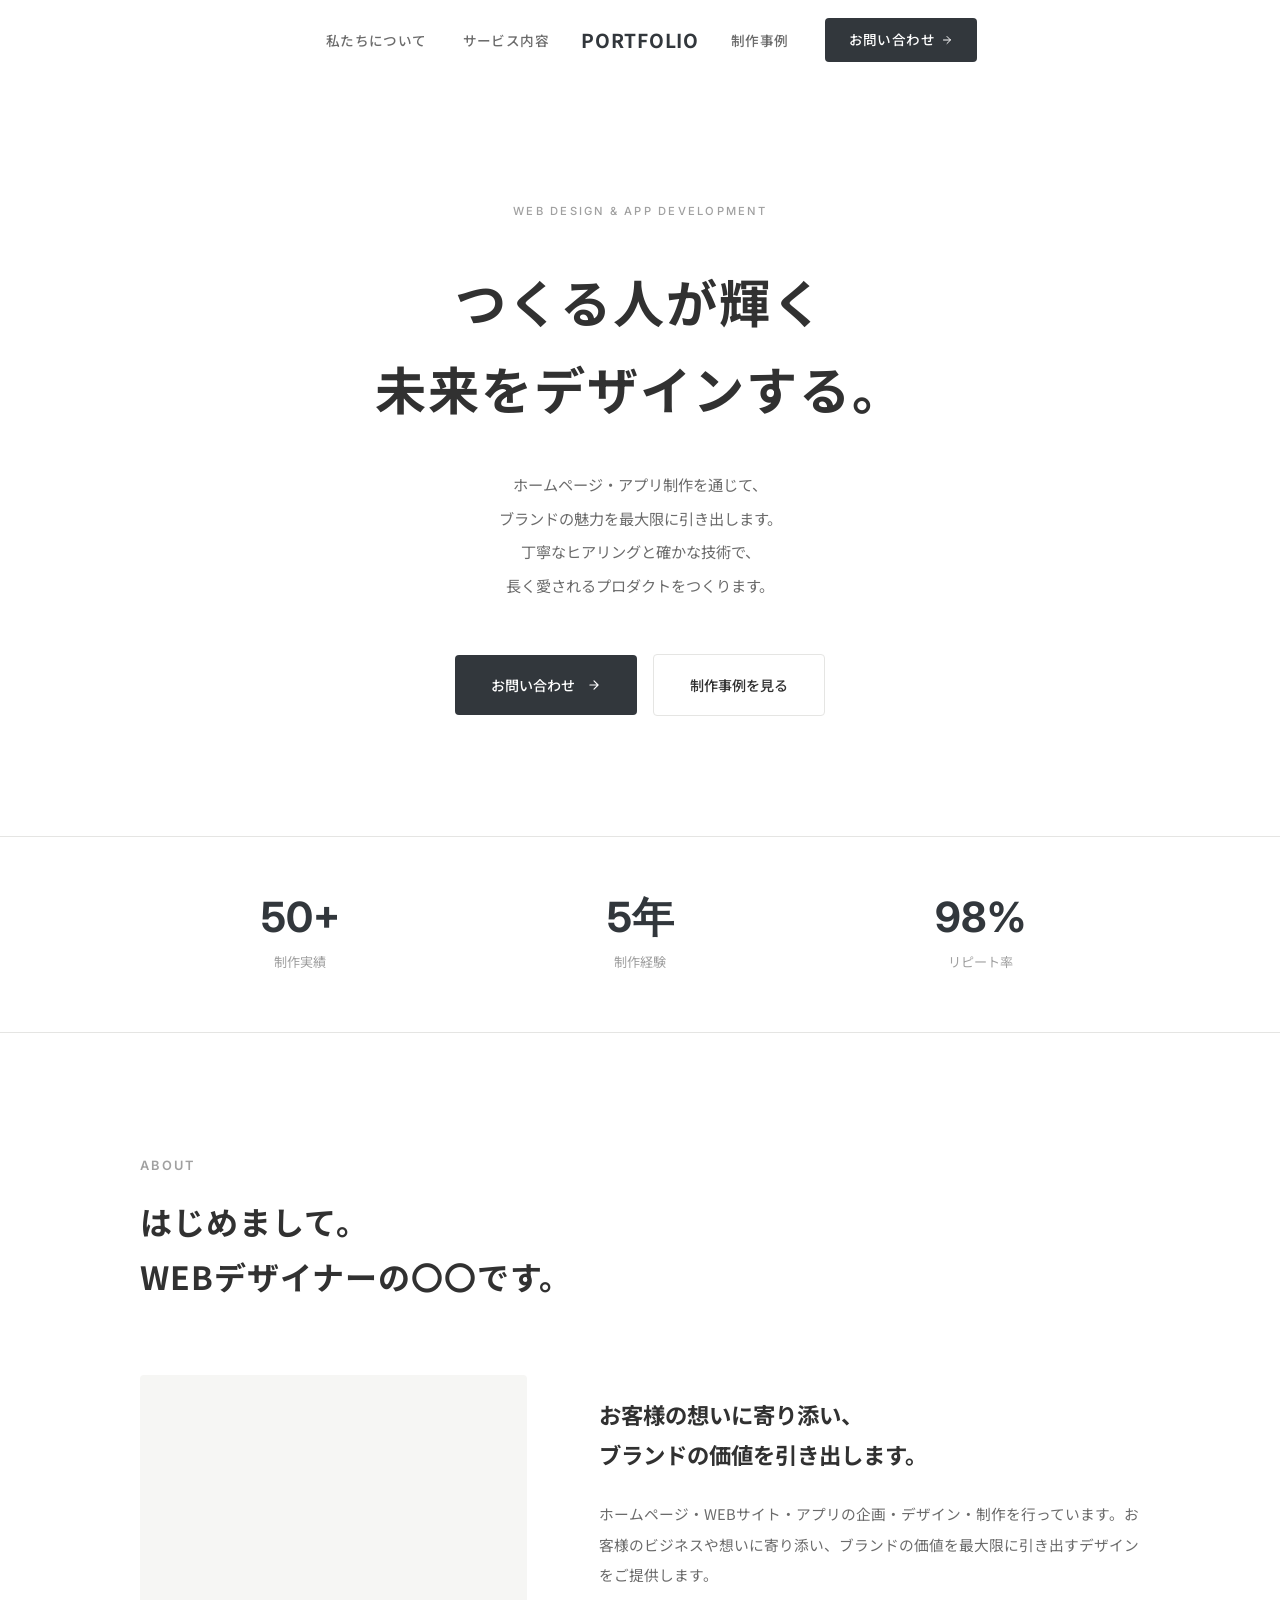
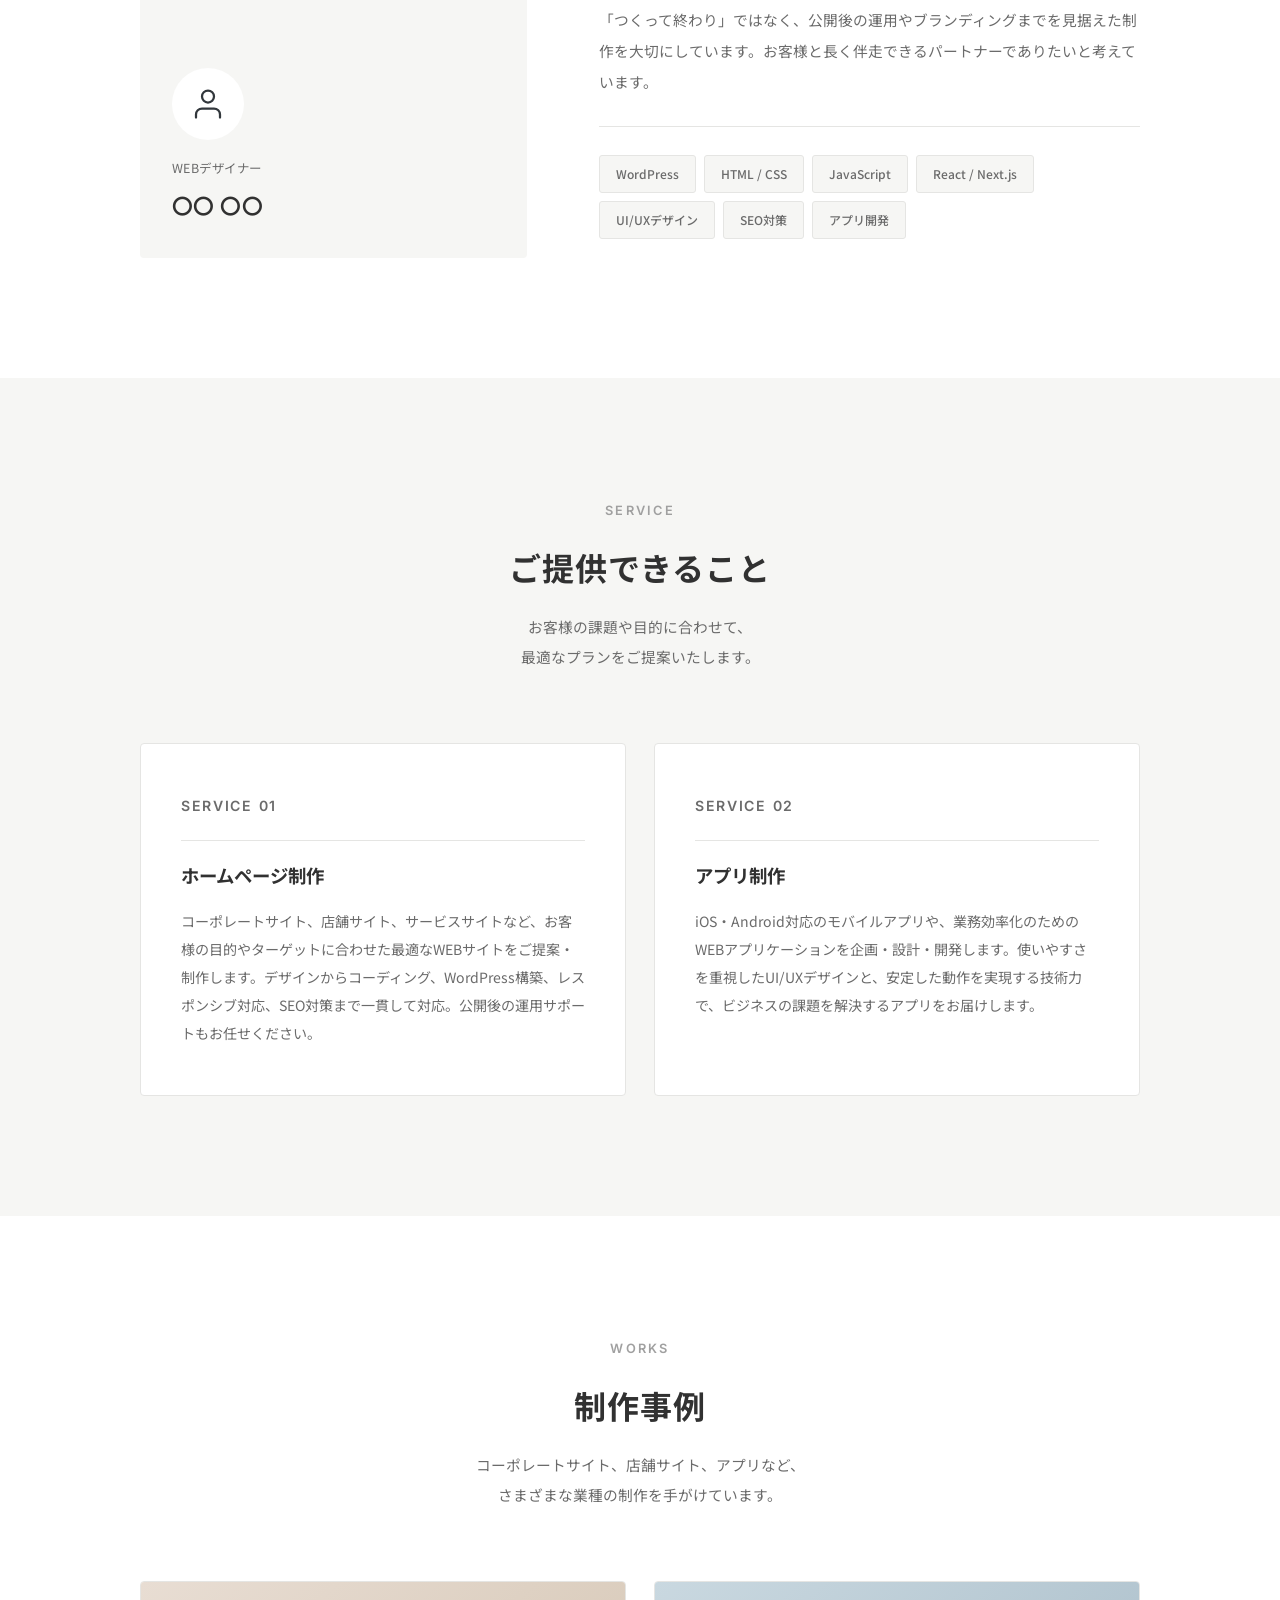
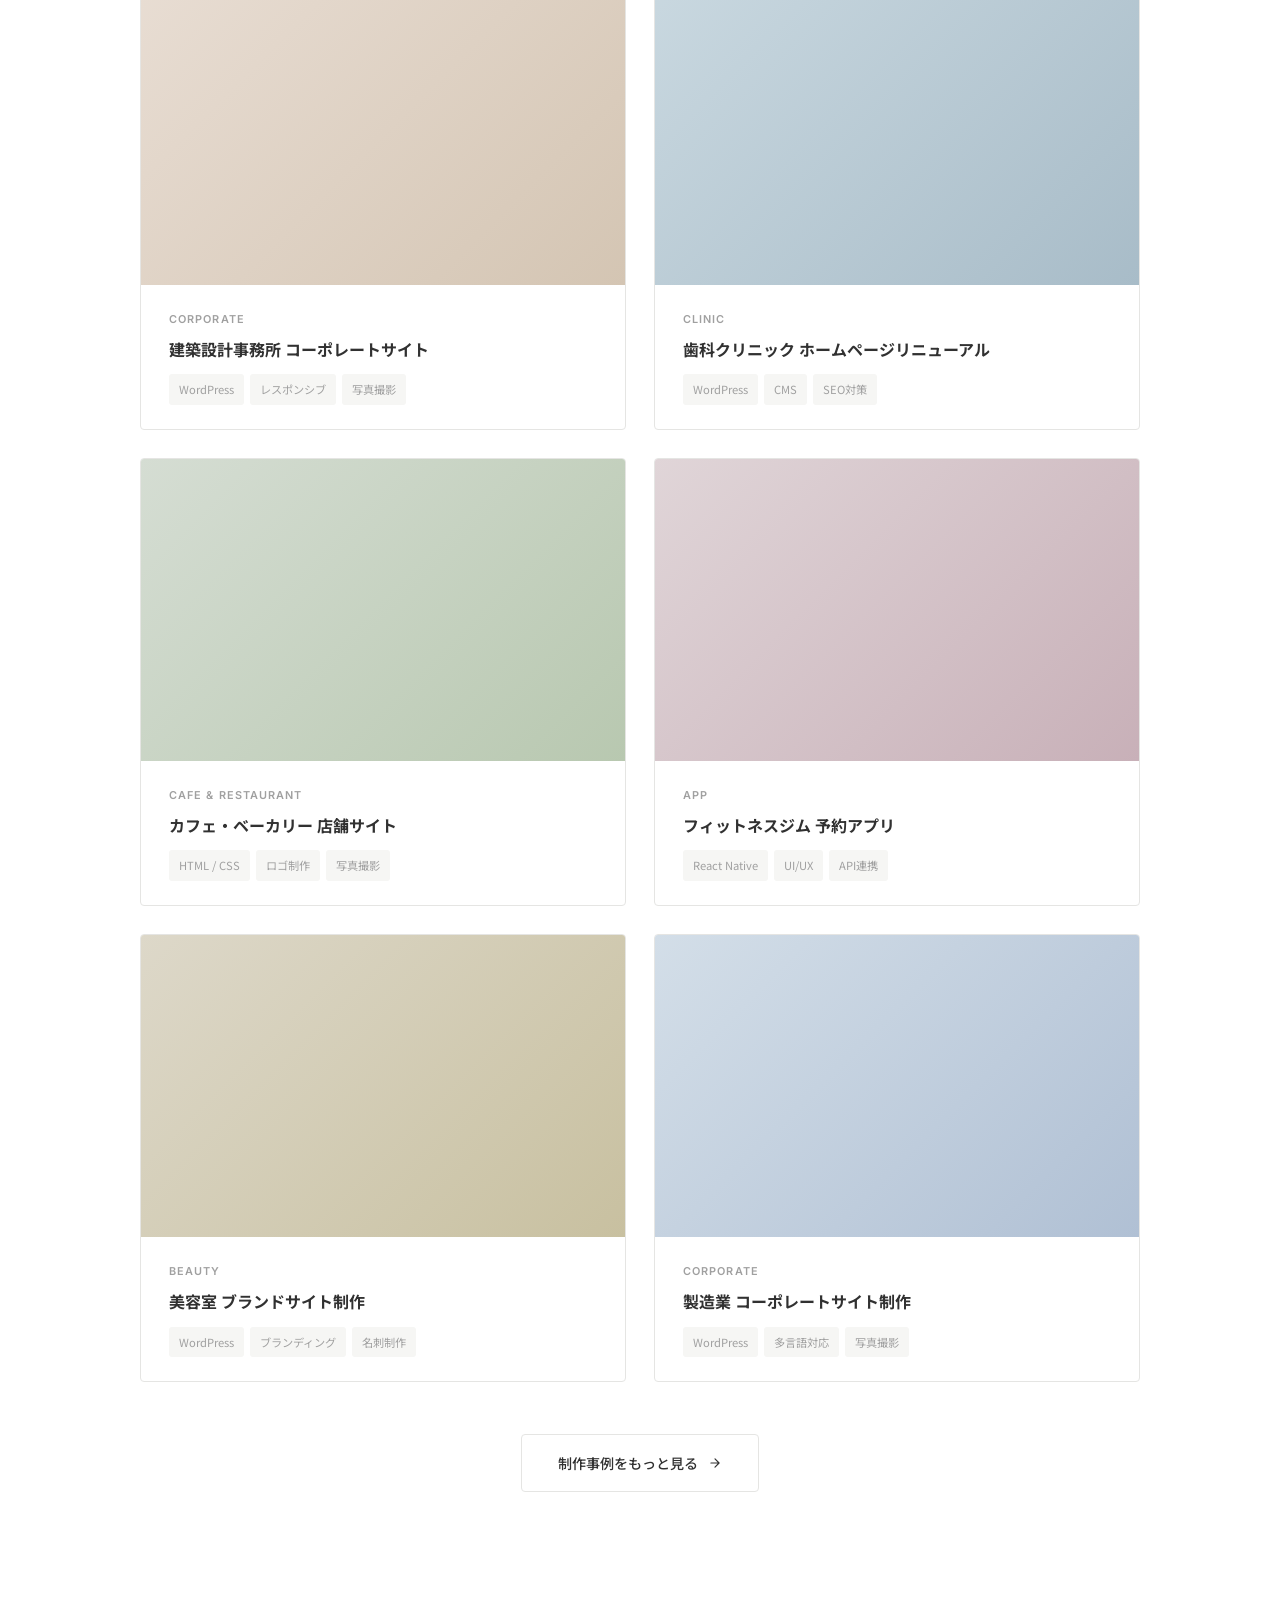
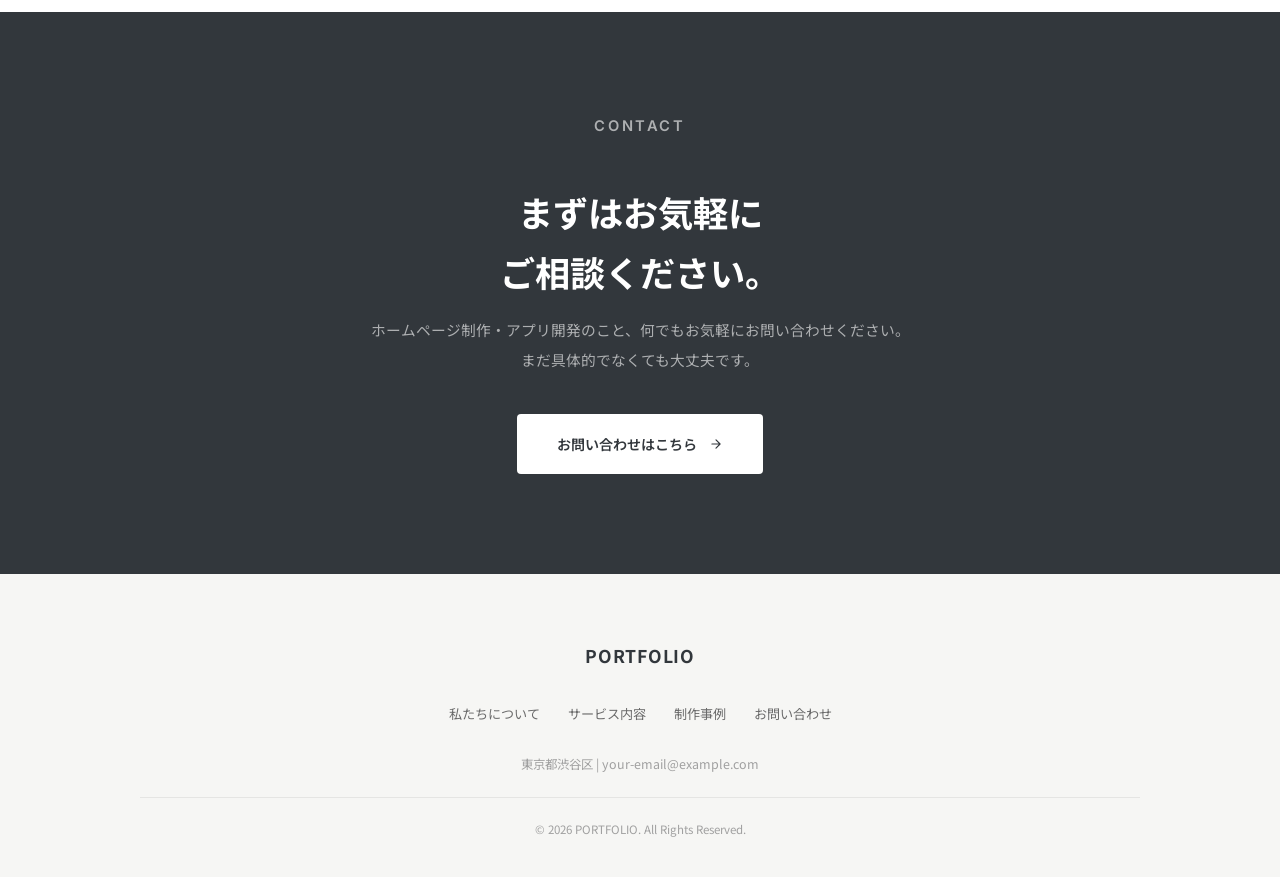
<file: portfolio.html>
<!DOCTYPE html>
<html lang="ja">
<head>
<meta charset="UTF-8">
<meta name="viewport" content="width=device-width, initial-scale=1.0">
<title>PORTFOLIO | ホームページ・アプリ制作</title>

<meta name="description" content="ホームページ・アプリ制作を通じて、ブランドの魅力を最大限に引き出します。丁寧なヒアリングと確かなデザインで、長く愛されるサイトをつくります。">
<meta name="keywords" content="ホームページ制作, アプリ制作, WEBデザイン, WordPress, コーポレートサイト, レスポンシブ, SEO対策">
<meta name="author" content="Your Name">
<meta name="robots" content="index, follow">
<link rel="canonical" href="https://example.com/">

<meta property="og:type" content="website">
<meta property="og:title" content="PORTFOLIO | ホームページ・アプリ制作">
<meta property="og:description" content="丁寧なヒアリングと確かなデザインで、長く愛されるサイトをつくります。">
<meta property="og:url" content="https://example.com/">
<meta property="og:site_name" content="PORTFOLIO">
<meta property="og:locale" content="ja_JP">

<meta name="twitter:card" content="summary_large_image">
<meta name="twitter:title" content="PORTFOLIO | ホームページ・アプリ制作">
<meta name="twitter:description" content="丁寧なヒアリングと確かなデザインで、長く愛されるサイトをつくります。">

<link rel="preconnect" href="https://fonts.googleapis.com">
<link rel="preconnect" href="https://fonts.gstatic.com" crossorigin>
<link href="https://fonts.googleapis.com/css2?family=Noto+Sans+JP:wght@300;400;500;700&family=Inter:wght@300;400;500;600&display=swap" rel="stylesheet">

<script type="application/ld+json">
{
  "@context": "https://schema.org",
  "@type": "ProfessionalService",
  "name": "PORTFOLIO",
  "description": "ホームページ・アプリ制作を通じて、ブランドの魅力を最大限に引き出します。",
  "url": "https://example.com/",
  "address": { "@type": "PostalAddress", "addressLocality": "渋谷区", "addressRegion": "東京都", "addressCountry": "JP" },
  "serviceType": ["ホームページ制作", "アプリ制作", "WEBデザイン", "WordPress構築", "SEO対策"],
  "areaServed": "JP"
}
</script>

<style>
  :root {
    --white: #ffffff;
    --bg: #ffffff;
    --bg-gray: #f6f6f4;
    --text: #313131;
    --text-light: #6b6b6b;
    --text-muted: #a0a0a0;
    --dark: #32373c;
    --accent: #3ba297;
    --border: #e5e5e3;
    --font: 'Noto Sans JP', 'Hiragino Kaku Gothic ProN', sans-serif;
    --font-en: 'Inter', sans-serif;
    --ease: cubic-bezier(0.16, 1, 0.3, 1);
    --container: 1080px;
  }

  *, *::before, *::after { margin: 0; padding: 0; box-sizing: border-box; }
  html { scroll-behavior: smooth; -webkit-font-smoothing: antialiased; }
  body { font-family: var(--font); background: var(--bg); color: var(--text); line-height: 2; font-weight: 400; font-size: 15px; overflow-x: hidden; }
  img { max-width: 100%; display: block; }
  a { color: inherit; text-decoration: none; }
  ::selection { background: var(--dark); color: #fff; }

  .container { max-width: var(--container); margin: 0 auto; padding: 0 40px; }

  /* ============ NAV (bluefarm: centered logo) ============ */
  .nav {
    position: fixed; top: 0; left: 0; right: 0; z-index: 100;
    background: rgba(255,255,255,0);
    transition: background .4s var(--ease), box-shadow .4s var(--ease);
  }
  .nav.scrolled {
    background: rgba(255,255,255,0.95);
    backdrop-filter: blur(10px);
    box-shadow: 0 1px 0 var(--border);
  }
  .nav-inner {
    max-width: var(--container);
    margin: 0 auto; padding: 0 40px;
    height: 80px;
    display: grid; grid-template-columns: 1fr auto 1fr;
    align-items: center;
  }
  .nav-links-left, .nav-links-right {
    list-style: none; display: flex; align-items: center; gap: 36px;
  }
  .nav-links-left { justify-content: flex-end; }
  .nav-links-right { justify-content: flex-start; }
  .nav-links-left a, .nav-links-right a {
    font-size: .85rem; font-weight: 500; color: var(--text-light);
    letter-spacing: .03em; transition: color .3s;
  }
  .nav-links-left a:hover, .nav-links-right a:hover { color: var(--text); }
  .nav-logo {
    font-weight: 700; font-size: 1.2rem; letter-spacing: .04em;
    text-align: center; padding: 0 32px; color: var(--dark);
  }
  .nav-contact-link {
    display: inline-flex; align-items: center; gap: 6px;
    padding: 8px 24px;
    background: var(--dark);
    color: #fff !important;
    border-radius: 4px;
    font-size: .82rem; font-weight: 500;
    transition: opacity .3s;
  }
  .nav-contact-link:hover { opacity: .8; color: #fff !important; }

  .hamburger { display: none; width: 28px; height: 20px; position: relative; cursor: pointer; background: none; border: none; }
  .hamburger span { position: absolute; left: 0; right: 0; height: 2px; background: var(--text); border-radius: 2px; transition: all .3s var(--ease); }
  .hamburger span:nth-child(1) { top: 2px; }
  .hamburger span:nth-child(2) { top: 50%; transform: translateY(-50%); }
  .hamburger span:nth-child(3) { bottom: 2px; }

  .mobile-menu {
    position: fixed; inset: 0; background: rgba(255,255,255,0.98);
    backdrop-filter: blur(10px);
    z-index: 150; display: flex; align-items: center; justify-content: center;
    opacity: 0; pointer-events: none; transition: opacity .35s var(--ease);
  }
  .mobile-menu.open { opacity: 1; pointer-events: all; }
  .mobile-menu ul { list-style: none; text-align: center; display: flex; flex-direction: column; gap: 28px; }
  .mobile-menu a { font-size: 1.1rem; font-weight: 500; color: var(--text); letter-spacing: .03em; }
  .mobile-menu-close { position: absolute; top: 22px; right: 28px; background: none; border: none; font-size: 2rem; color: var(--text); cursor: pointer; }

  /* ============ HERO (bluefarm: large, centered, minimal) ============ */
  .hero {
    padding: 200px 0 120px;
    text-align: center;
    position: relative;
  }
  .hero-en {
    font-family: var(--font-en);
    font-size: .7rem;
    font-weight: 500;
    letter-spacing: .2em;
    text-transform: uppercase;
    color: var(--text-muted);
    margin-bottom: 36px;
  }
  .hero-title {
    font-size: clamp(2rem, 4.5vw, 3.2rem);
    font-weight: 700;
    line-height: 1.7;
    letter-spacing: .04em;
    margin-bottom: 36px;
  }
  .hero-sub {
    font-size: .95rem;
    line-height: 2.2;
    color: var(--text-light);
    max-width: 520px;
    margin: 0 auto 52px;
  }
  .hero-actions { display: flex; align-items: center; justify-content: center; gap: 16px; flex-wrap: wrap; }

  /* ============ BUTTONS (bluefarm: dark, square, arrow) ============ */
  .btn-dark {
    display: inline-flex; align-items: center; gap: 12px;
    padding: 16px 36px;
    background: var(--dark);
    color: #fff;
    border-radius: 4px;
    font-size: .88rem; font-weight: 500;
    transition: opacity .3s, transform .3s;
  }
  .btn-dark:hover { opacity: .85; transform: translateY(-1px); }
  .btn-dark svg { width: 14px; height: 14px; transition: transform .3s; }
  .btn-dark:hover svg { transform: translateX(3px); }
  .btn-outline {
    display: inline-flex; align-items: center; gap: 12px;
    padding: 16px 36px;
    background: transparent;
    border: 1px solid var(--border);
    color: var(--text);
    border-radius: 4px;
    font-size: .88rem; font-weight: 500;
    transition: border-color .3s, color .3s;
  }
  .btn-outline:hover { border-color: var(--text); }

  /* ============ NUMBERS ============ */
  .numbers {
    padding: 56px 0;
    border-top: 1px solid var(--border);
    border-bottom: 1px solid var(--border);
  }
  .numbers-inner {
    display: grid; grid-template-columns: repeat(3, 1fr);
    text-align: center; gap: 20px;
  }
  .number-item strong {
    display: block;
    font-size: 2.6rem; font-weight: 700;
    color: var(--dark);
    line-height: 1.2;
    font-family: var(--font-en);
  }
  .number-item span {
    font-size: .82rem; color: var(--text-muted);
    margin-top: 6px; display: block;
  }

  /* ============ SECTION COMMON (bluefarm: large en label) ============ */
  .section { padding: 120px 0; }
  .section-gray { background: var(--bg-gray); }
  .section-head { margin-bottom: 72px; }
  .section-head--center { text-align: center; }
  .section-en {
    font-family: var(--font-en);
    font-size: clamp(.7rem, 1.2vw, .8rem);
    font-weight: 600;
    letter-spacing: .18em;
    text-transform: uppercase;
    color: var(--text-muted);
    margin-bottom: 16px;
  }
  .section-title {
    font-size: clamp(1.5rem, 3vw, 2rem);
    font-weight: 700;
    line-height: 1.7;
    letter-spacing: .03em;
  }
  .section-desc {
    margin-top: 18px;
    color: var(--text-light);
    font-size: .92rem;
    line-height: 2;
    max-width: 540px;
  }
  .section-head--center .section-desc { margin-left: auto; margin-right: auto; }

  /* ============ ABOUT (bluefarm: clean, horizontal) ============ */
  .about-grid {
    display: grid;
    grid-template-columns: 5fr 7fr;
    gap: 72px;
    align-items: center;
  }
  .about-visual {
    aspect-ratio: 4/5;
    background: var(--bg-gray);
    border-radius: 4px;
    position: relative;
    overflow: hidden;
  }
  .about-visual-inner {
    position: absolute; inset: 0;
    display: flex; flex-direction: column;
    justify-content: flex-end;
    padding: 32px;
  }
  .about-avatar {
    width: 72px; height: 72px;
    border-radius: 50%;
    background: #fff;
    display: flex; align-items: center; justify-content: center;
    color: var(--dark);
    margin-bottom: 16px;
  }
  .about-visual-name {
    font-size: .78rem;
    color: var(--text-light);
    letter-spacing: .04em;
  }
  .about-visual-name b {
    display: block;
    font-size: 1.3rem;
    font-weight: 700;
    color: var(--text);
    margin-top: 4px;
  }
  .about-text h3 {
    font-size: 1.4rem;
    font-weight: 700;
    line-height: 1.8;
    margin-bottom: 24px;
  }
  .about-text p {
    font-size: .92rem;
    line-height: 2.1;
    color: var(--text-light);
    margin-bottom: 14px;
  }
  .about-skills {
    display: flex; flex-wrap: wrap; gap: 8px;
    margin-top: 28px; padding-top: 28px;
    border-top: 1px solid var(--border);
  }
  .skill-tag {
    font-size: .75rem;
    color: var(--text-light);
    background: var(--bg-gray);
    border: 1px solid var(--border);
    padding: 6px 16px;
    border-radius: 3px;
    font-weight: 500;
    transition: all .3s;
  }
  .skill-tag:hover { background: var(--dark); color: #fff; border-color: var(--dark); }

  /* ============ SERVICE (bluefarm: 2-col, minimal card) ============ */
  .service-grid {
    display: grid;
    grid-template-columns: repeat(2, 1fr);
    gap: 28px;
  }
  .service-card {
    background: var(--white);
    border: 1px solid var(--border);
    border-radius: 4px;
    padding: 48px 40px;
    transition: transform .4s var(--ease), box-shadow .4s var(--ease);
  }
  .service-card:hover {
    transform: translateY(-4px);
    box-shadow: 0 12px 36px rgba(0,0,0,.05);
  }
  .service-num {
    font-family: var(--font-en);
    font-size: .7rem;
    font-weight: 600;
    letter-spacing: .12em;
    color: var(--text-muted);
    margin-bottom: 20px;
    padding-bottom: 20px;
    border-bottom: 1px solid var(--border);
  }
  .service-card h3 {
    font-size: 1.15rem;
    font-weight: 700;
    margin-bottom: 16px;
    line-height: 1.6;
  }
  .service-card p {
    font-size: .88rem;
    line-height: 2;
    color: var(--text-light);
  }

  /* ============ WORKS (bluefarm: grid, hover zoom) ============ */
  .works-grid {
    display: grid;
    grid-template-columns: repeat(2, 1fr);
    gap: 28px;
  }
  .work-card {
    border-radius: 4px;
    overflow: hidden;
    background: var(--white);
    border: 1px solid var(--border);
    transition: transform .5s var(--ease), box-shadow .5s var(--ease);
    cursor: pointer;
  }
  .work-card:hover {
    transform: translateY(-4px);
    box-shadow: 0 16px 48px rgba(0,0,0,.06);
  }
  .work-thumb {
    aspect-ratio: 16/10;
    position: relative;
    overflow: hidden;
  }
  .work-thumb-bg {
    position: absolute; inset: 0;
    transition: transform .7s var(--ease);
  }
  .work-card:hover .work-thumb-bg { transform: scale(1.04); }
  .work-info { padding: 24px 28px; }
  .work-category {
    font-size: .68rem; font-weight: 600;
    color: var(--text-muted);
    text-transform: uppercase;
    letter-spacing: .1em;
    margin-bottom: 6px;
    font-family: var(--font-en);
  }
  .work-name {
    font-size: 1rem;
    font-weight: 700;
    line-height: 1.6;
    margin-bottom: 12px;
  }
  .work-tags { display: flex; flex-wrap: wrap; gap: 6px; }
  .work-tag {
    font-size: .7rem;
    color: var(--text-muted);
    background: var(--bg-gray);
    padding: 4px 10px;
    border-radius: 3px;
  }
  .works-more {
    text-align: center;
    margin-top: 52px;
  }
  .works-more a {
    display: inline-flex; align-items: center; gap: 10px;
    padding: 14px 36px;
    border: 1px solid var(--border);
    border-radius: 4px;
    font-size: .88rem; font-weight: 500;
    color: var(--text);
    transition: all .3s;
  }
  .works-more a:hover { border-color: var(--dark); background: var(--dark); color: #fff; }
  .works-more a svg { transition: transform .3s; }
  .works-more a:hover svg { transform: translateX(4px); }

  /* ============ CTA (bluefarm: dark bg) ============ */
  .cta {
    background: var(--dark);
    padding: 100px 0;
    text-align: center;
  }
  .cta-en {
    font-family: var(--font-en);
    font-size: .7rem; font-weight: 600;
    letter-spacing: .18em; text-transform: uppercase;
    color: rgba(255,255,255,.35);
    margin-bottom: 20px;
  }
  .cta h2 {
    color: #fff;
    font-size: clamp(1.5rem, 3vw, 2.2rem);
    font-weight: 700;
    line-height: 1.7;
    margin-bottom: 14px;
  }
  .cta p {
    color: rgba(255,255,255,.6);
    font-size: .92rem;
    line-height: 2;
    margin-bottom: 40px;
  }
  .btn-white {
    display: inline-flex; align-items: center; gap: 12px;
    padding: 16px 40px;
    background: #fff;
    color: var(--dark);
    border-radius: 4px;
    font-size: .88rem; font-weight: 600;
    transition: opacity .3s, transform .3s;
  }
  .btn-white:hover { opacity: .9; transform: translateY(-1px); }
  .btn-white svg { transition: transform .3s; }
  .btn-white:hover svg { transform: translateX(3px); }

  /* ============ FOOTER (bluefarm: centered, simple) ============ */
  .footer {
    background: var(--bg-gray);
    color: var(--text-light);
    padding: 64px 0 36px;
    text-align: center;
  }
  .footer-logo {
    font-size: 1.1rem; font-weight: 700;
    color: var(--dark);
    letter-spacing: .04em;
    margin-bottom: 24px;
  }
  .footer-nav {
    list-style: none;
    display: flex; justify-content: center; flex-wrap: wrap; gap: 28px;
    margin-bottom: 24px;
  }
  .footer-nav a {
    font-size: .82rem; color: var(--text-light);
    transition: color .3s;
  }
  .footer-nav a:hover { color: var(--text); }
  .footer-address {
    font-size: .78rem;
    color: var(--text-muted);
    margin-bottom: 20px;
    font-style: normal;
  }
  .footer-copy {
    font-size: .72rem;
    color: var(--text-muted);
    padding-top: 20px;
    border-top: 1px solid var(--border);
  }

  /* ============ REVEAL ============ */
  .reveal { opacity: 0; transform: translateY(28px); transition: opacity .7s var(--ease), transform .7s var(--ease); }
  .reveal.visible { opacity: 1; transform: none; }

  /* ============ PALETTES ============ */
  .palette-1 { background: linear-gradient(135deg, #e8ddd3 0%, #d4c5b3 100%); }
  .palette-2 { background: linear-gradient(135deg, #c9d8e0 0%, #a8bcc8 100%); }
  .palette-3 { background: linear-gradient(135deg, #d5ddd3 0%, #b8c8b0 100%); }
  .palette-4 { background: linear-gradient(135deg, #e0d5d8 0%, #c8b0b8 100%); }
  .palette-5 { background: linear-gradient(135deg, #ddd8c9 0%, #c8c0a0 100%); }
  .palette-6 { background: linear-gradient(135deg, #d3dee8 0%, #b0c0d4 100%); }

  /* ============ RESPONSIVE ============ */
  @media (max-width: 900px) {
    .container { padding: 0 24px; }
    .nav-inner { display: flex; justify-content: space-between; padding: 0 24px; }
    .nav-links-left, .nav-links-right { display: none; }
    .hamburger { display: block; }
    .hero { padding: 160px 0 80px; }
    .section { padding: 80px 0; }
    .about-grid { grid-template-columns: 1fr; gap: 40px; }
    .about-visual { max-height: 300px; }
    .service-grid { grid-template-columns: 1fr; }
    .works-grid { grid-template-columns: 1fr; }
    .cta { padding: 72px 0; }
  }
  @media (max-width: 600px) {
    .hero-actions { flex-direction: column; }
    .numbers-inner { grid-template-columns: 1fr; gap: 20px; }
    .footer-nav { flex-direction: column; gap: 16px; }
  }
</style>
</head>
<body>

<!-- ========== NAV ========== -->
<nav class="nav" id="nav" role="navigation" aria-label="メインナビゲーション">
  <div class="nav-inner">
    <ul class="nav-links-left">
      <li><a href="#about">私たちについて</a></li>
      <li><a href="#service">サービス内容</a></li>
    </ul>
    <a href="#" class="nav-logo">PORTFOLIO</a>
    <ul class="nav-links-right">
      <li><a href="#works">制作事例</a></li>
      <li><a href="contact.html" class="nav-contact-link">お問い合わせ
        <svg width="12" height="12" fill="none" stroke="currentColor" stroke-width="2" stroke-linecap="round" stroke-linejoin="round" viewBox="0 0 24 24"><path d="M5 12h14M12 5l7 7-7 7"/></svg>
      </a></li>
    </ul>
    <button class="hamburger" id="hamburger" onclick="toggleMenu()" aria-label="メニューを開く" aria-expanded="false">
      <span></span><span></span><span></span>
    </button>
  </div>
</nav>

<div class="mobile-menu" id="mobileMenu" role="dialog" aria-label="モバイルメニュー">
  <button class="mobile-menu-close" onclick="toggleMenu()" aria-label="メニューを閉じる">&times;</button>
  <ul>
    <li><a href="#about" onclick="toggleMenu()">私たちについて</a></li>
    <li><a href="#service" onclick="toggleMenu()">サービス内容</a></li>
    <li><a href="#works" onclick="toggleMenu()">制作事例</a></li>
    <li><a href="contact.html" onclick="toggleMenu()">お問い合わせ</a></li>
  </ul>
</div>

<!-- ========== HERO ========== -->
<section class="hero" id="top">
  <div class="container">
    <p class="hero-en reveal">Web Design &amp; App Development</p>
    <h1 class="hero-title reveal">
      つくる人が輝く<br>未来をデザインする。
    </h1>
    <p class="hero-sub reveal">
      ホームページ・アプリ制作を通じて、<br>
      ブランドの魅力を最大限に引き出します。<br>
      丁寧なヒアリングと確かな技術で、<br>
      長く愛されるプロダクトをつくります。
    </p>
    <div class="hero-actions reveal">
      <a href="contact.html" class="btn-dark">
        お問い合わせ
        <svg fill="none" stroke="currentColor" stroke-width="2" stroke-linecap="round" stroke-linejoin="round" viewBox="0 0 24 24"><path d="M5 12h14M12 5l7 7-7 7"/></svg>
      </a>
      <a href="#works" class="btn-outline">制作事例を見る</a>
    </div>
  </div>
</section>

<!-- ========== NUMBERS ========== -->
<div class="numbers">
  <div class="container">
    <div class="numbers-inner">
      <div class="number-item reveal"><strong>50+</strong><span>制作実績</span></div>
      <div class="number-item reveal"><strong>5年</strong><span>制作経験</span></div>
      <div class="number-item reveal"><strong>98%</strong><span>リピート率</span></div>
    </div>
  </div>
</div>

<!-- ========== ABOUT ========== -->
<section class="section" id="about">
  <div class="container">
    <div class="section-head reveal">
      <p class="section-en">About</p>
      <h2 class="section-title">はじめまして。<br>WEBデザイナーの〇〇です。</h2>
    </div>

    <div class="about-grid">
      <div class="about-visual reveal">
        <div class="about-visual-inner">
          <div class="about-avatar">
            <svg width="36" height="36" fill="none" stroke="currentColor" stroke-width="1.5" stroke-linecap="round" stroke-linejoin="round" viewBox="0 0 24 24"><path d="M20 21v-2a4 4 0 0 0-4-4H8a4 4 0 0 0-4 4v2"/><circle cx="12" cy="7" r="4"/></svg>
          </div>
          <div class="about-visual-name">
            WEBデザイナー
            <b>〇〇 〇〇</b>
          </div>
        </div>
      </div>

      <div class="about-text reveal">
        <h3>お客様の想いに寄り添い、<br>ブランドの価値を引き出します。</h3>
        <p>ホームページ・WEBサイト・アプリの企画・デザイン・制作を行っています。お客様のビジネスや想いに寄り添い、ブランドの価値を最大限に引き出すデザインをご提供します。</p>
        <p>「つくって終わり」ではなく、公開後の運用やブランディングまでを見据えた制作を大切にしています。お客様と長く伴走できるパートナーでありたいと考えています。</p>

        <div class="about-skills" role="list" aria-label="スキル一覧">
          <span class="skill-tag" role="listitem">WordPress</span>
          <span class="skill-tag" role="listitem">HTML / CSS</span>
          <span class="skill-tag" role="listitem">JavaScript</span>
          <span class="skill-tag" role="listitem">React / Next.js</span>
          <span class="skill-tag" role="listitem">UI/UXデザイン</span>
          <span class="skill-tag" role="listitem">SEO対策</span>
          <span class="skill-tag" role="listitem">アプリ開発</span>
        </div>
      </div>
    </div>
  </div>
</section>

<!-- ========== SERVICE ========== -->
<section class="section section-gray" id="service">
  <div class="container">
    <div class="section-head section-head--center reveal">
      <p class="section-en">Service</p>
      <h2 class="section-title">ご提供できること</h2>
      <p class="section-desc">お客様の課題や目的に合わせて、<br>最適なプランをご提案いたします。</p>
    </div>

    <div class="service-grid">
      <div class="service-card reveal">
        <p class="service-num">SERVICE 01</p>
        <h3>ホームページ制作</h3>
        <p>コーポレートサイト、店舗サイト、サービスサイトなど、お客様の目的やターゲットに合わせた最適なWEBサイトをご提案・制作します。デザインからコーディング、WordPress構築、レスポンシブ対応、SEO対策まで一貫して対応。公開後の運用サポートもお任せください。</p>
      </div>
      <div class="service-card reveal">
        <p class="service-num">SERVICE 02</p>
        <h3>アプリ制作</h3>
        <p>iOS・Android対応のモバイルアプリや、業務効率化のためのWEBアプリケーションを企画・設計・開発します。使いやすさを重視したUI/UXデザインと、安定した動作を実現する技術力で、ビジネスの課題を解決するアプリをお届けします。</p>
      </div>
    </div>
  </div>
</section>

<!-- ========== WORKS ========== -->
<section class="section" id="works">
  <div class="container">
    <div class="section-head section-head--center reveal">
      <p class="section-en">Works</p>
      <h2 class="section-title">制作事例</h2>
      <p class="section-desc">コーポレートサイト、店舗サイト、アプリなど、<br>さまざまな業種の制作を手がけています。</p>
    </div>

    <div class="works-grid">
      <article class="work-card reveal">
        <div class="work-thumb"><div class="work-thumb-bg palette-1"></div></div>
        <div class="work-info">
          <p class="work-category">Corporate</p>
          <h3 class="work-name">建築設計事務所 コーポレートサイト</h3>
          <div class="work-tags"><span class="work-tag">WordPress</span><span class="work-tag">レスポンシブ</span><span class="work-tag">写真撮影</span></div>
        </div>
      </article>

      <article class="work-card reveal">
        <div class="work-thumb"><div class="work-thumb-bg palette-2"></div></div>
        <div class="work-info">
          <p class="work-category">Clinic</p>
          <h3 class="work-name">歯科クリニック ホームページリニューアル</h3>
          <div class="work-tags"><span class="work-tag">WordPress</span><span class="work-tag">CMS</span><span class="work-tag">SEO対策</span></div>
        </div>
      </article>

      <article class="work-card reveal">
        <div class="work-thumb"><div class="work-thumb-bg palette-3"></div></div>
        <div class="work-info">
          <p class="work-category">Cafe &amp; Restaurant</p>
          <h3 class="work-name">カフェ・ベーカリー 店舗サイト</h3>
          <div class="work-tags"><span class="work-tag">HTML / CSS</span><span class="work-tag">ロゴ制作</span><span class="work-tag">写真撮影</span></div>
        </div>
      </article>

      <article class="work-card reveal">
        <div class="work-thumb"><div class="work-thumb-bg palette-4"></div></div>
        <div class="work-info">
          <p class="work-category">App</p>
          <h3 class="work-name">フィットネスジム 予約アプリ</h3>
          <div class="work-tags"><span class="work-tag">React Native</span><span class="work-tag">UI/UX</span><span class="work-tag">API連携</span></div>
        </div>
      </article>

      <article class="work-card reveal">
        <div class="work-thumb"><div class="work-thumb-bg palette-5"></div></div>
        <div class="work-info">
          <p class="work-category">Beauty</p>
          <h3 class="work-name">美容室 ブランドサイト制作</h3>
          <div class="work-tags"><span class="work-tag">WordPress</span><span class="work-tag">ブランディング</span><span class="work-tag">名刺制作</span></div>
        </div>
      </article>

      <article class="work-card reveal">
        <div class="work-thumb"><div class="work-thumb-bg palette-6"></div></div>
        <div class="work-info">
          <p class="work-category">Corporate</p>
          <h3 class="work-name">製造業 コーポレートサイト制作</h3>
          <div class="work-tags"><span class="work-tag">WordPress</span><span class="work-tag">多言語対応</span><span class="work-tag">写真撮影</span></div>
        </div>
      </article>
    </div>

    <div class="works-more reveal">
      <a href="#">
        制作事例をもっと見る
        <svg width="14" height="14" fill="none" stroke="currentColor" stroke-width="2" stroke-linecap="round" stroke-linejoin="round" viewBox="0 0 24 24"><path d="M5 12h14M12 5l7 7-7 7"/></svg>
      </a>
    </div>
  </div>
</section>

<!-- ========== CTA ========== -->
<section class="cta">
  <div class="container">
    <p class="cta-en reveal">Contact</p>
    <h2 class="reveal">まずはお気軽に<br>ご相談ください。</h2>
    <p class="reveal">ホームページ制作・アプリ開発のこと、何でもお気軽にお問い合わせください。<br>まだ具体的でなくても大丈夫です。</p>
    <a href="contact.html" class="btn-white reveal">
      お問い合わせはこちら
      <svg width="14" height="14" fill="none" stroke="currentColor" stroke-width="2" stroke-linecap="round" stroke-linejoin="round" viewBox="0 0 24 24"><path d="M5 12h14M12 5l7 7-7 7"/></svg>
    </a>
  </div>
</section>

<!-- ========== FOOTER ========== -->
<footer class="footer" role="contentinfo">
  <div class="container">
    <p class="footer-logo">PORTFOLIO</p>
    <ul class="footer-nav">
      <li><a href="#about">私たちについて</a></li>
      <li><a href="#service">サービス内容</a></li>
      <li><a href="#works">制作事例</a></li>
      <li><a href="contact.html">お問い合わせ</a></li>
    </ul>
    <address class="footer-address">東京都渋谷区 | your-email@example.com</address>
    <p class="footer-copy">&copy; 2026 PORTFOLIO. All Rights Reserved.</p>
  </div>
</footer>

<script>
  const nav = document.getElementById('nav');
  window.addEventListener('scroll', () => {
    nav.classList.toggle('scrolled', window.scrollY > 50);
  });

  function toggleMenu() {
    const menu = document.getElementById('mobileMenu');
    const hamburger = document.getElementById('hamburger');
    const isOpen = menu.classList.toggle('open');
    hamburger.setAttribute('aria-expanded', isOpen);
  }

  const observer = new IntersectionObserver((entries) => {
    entries.forEach(entry => {
      if (entry.isIntersecting) entry.target.classList.add('visible');
    });
  }, { threshold: 0.12, rootMargin: '0px 0px -40px 0px' });
  document.querySelectorAll('.reveal').forEach(el => observer.observe(el));
</script>

</body>
</html>
</file>
<file: css/common.css>
/* ============================================================
   LinPlan 共通スタイル
   - ナビ / モバイルメニュー / フッター / FAB / リビール等
   - ページ固有の値は各ページの :root で上書きする
   ============================================================ */

:root {
  --white: #ffffff;
  --bg: #ffffff;
  --bg-gray: #f6f6f4;
  --text: #313131;
  --text-light: #6b6b6b;
  --text-muted: #a0a0a0;
  --dark: #32373c;
  --accent: #3ba297;
  --border: #e5e5e3;
  --font: 'Noto Sans JP', "游ゴシック", "Yu Gothic", "ヒラギノ角ゴ Pro W3", "Hiragino Kaku Gothic Pro", "メイリオ", "Meiryo", Arial, sans-serif;
  --font-en: 'DM Sans', sans-serif;
  --font-display: 'Space Grotesk', sans-serif;
  --font-hand: 'Klee One', 'Noto Sans JP', "游ゴシック", "Yu Gothic", sans-serif;
  --font-hand-en: 'Caveat', 'DM Sans', cursive;
  --ease: cubic-bezier(0.16, 1, 0.3, 1);
  --container: 1080px;
}

*, *::before, *::after { margin: 0; padding: 0; box-sizing: border-box; }
html { scroll-behavior: smooth; -webkit-font-smoothing: antialiased; }
body { font-family: var(--font); background: var(--bg); color: var(--text); line-height: 2; font-weight: 400; font-size: 15px; overflow-x: hidden; }
img { max-width: 100%; display: block; }
a { color: inherit; text-decoration: none; }
::selection { background: var(--dark); color: #fff; }

.container { max-width: var(--container); margin: 0 auto; padding: 0 40px; }

/* ============ NAV ============ */
.nav {
  position: fixed; top: 0; left: 0; right: 0; z-index: 100;
  background: rgba(255,255,255,0);
  transition: background .4s var(--ease), box-shadow .4s var(--ease);
}
.nav.scrolled {
  background: rgba(255,255,255,0.95);
  backdrop-filter: blur(10px);
  box-shadow: 0 1px 0 var(--border);
}
.nav-inner {
  max-width: var(--container);
  margin: 0 auto; padding: 0 40px;
  height: 80px;
  display: grid; grid-template-columns: 1fr auto 1fr;
  align-items: center;
}
.nav-links-left, .nav-links-right {
  list-style: none; display: flex; align-items: center; gap: 36px;
}
.nav-links-left { justify-content: flex-end; }
.nav-links-right { justify-content: flex-start; }
.nav-links-left a, .nav-links-right a {
  font-family: var(--font-en);
  font-size: .85rem; font-weight: 500; color: var(--text-light);
  letter-spacing: .02em; transition: color .3s;
}
.nav-links-left a:hover, .nav-links-right a:hover { color: var(--text); }
.nav-logo {
  font-family: var(--font-display);
  font-weight: 700; font-size: 1.25rem; letter-spacing: .04em;
  text-align: center; padding: 0 32px; color: var(--dark);
}

/* Contact ボタン: index / contact / about は .nav-contact-link */
.nav-contact-link {
  display: inline-flex; align-items: center; gap: 6px;
  padding: 8px 24px;
  background: #E8DB80;
  color: var(--dark) !important;
  border-radius: 4px;
  font-family: var(--font-display);
  font-size: .8rem; font-weight: 600;
  transition: opacity .3s;
}
.nav-contact-link:hover { opacity: .8; color: var(--dark) !important; }

/* Contact ボタン: ai-service のみ .nav-contact-btn */
.nav-links .nav-contact-btn {
  display: inline-flex; align-items: center; gap: 6px;
  padding: 8px 24px;
  background: #E8DB80;
  color: var(--dark) !important;
  border-radius: 4px;
  font-family: var(--font-display);
  font-size: .8rem; font-weight: 600;
  transition: opacity .3s;
}
.nav-links .nav-contact-btn:hover { opacity: .8; color: var(--dark) !important; }

/* ============ HAMBURGER / MOBILE MENU ============ */
.hamburger { display: none; width: 28px; height: 20px; position: relative; cursor: pointer; background: none; border: none; }
.hamburger span { position: absolute; left: 0; right: 0; height: 2px; background: var(--text); border-radius: 2px; transition: all .3s var(--ease); }
.hamburger span:nth-child(1) { top: 2px; }
.hamburger span:nth-child(2) { top: 50%; transform: translateY(-50%); }
.hamburger span:nth-child(3) { bottom: 2px; }

.mobile-menu {
  position: fixed; inset: 0; background: rgba(255,255,255,0.98);
  backdrop-filter: blur(10px);
  z-index: 150; display: flex; align-items: center; justify-content: center;
  opacity: 0; pointer-events: none; transition: opacity .35s var(--ease);
}
.mobile-menu.open { opacity: 1; pointer-events: all; }
.mobile-menu ul { list-style: none; text-align: center; display: flex; flex-direction: column; gap: 28px; }
.mobile-menu a { font-size: 1.1rem; font-weight: 500; color: var(--text); letter-spacing: .03em; }
.mobile-menu-close { position: absolute; top: 22px; right: 28px; background: none; border: none; font-size: 2rem; color: var(--text); cursor: pointer; }

/* ============ REVEAL ============ */
.reveal { opacity: 0; transform: translateY(28px); transition: opacity .7s var(--ease), transform .7s var(--ease); }
.reveal.visible { opacity: 1; transform: none; }

/* ============ FOOTER (expanding panel) ============ */
.footer-wrapper {
  position: fixed;
  bottom: 10px;
  left: 10px;
  right: 10px;
  z-index: 8000;
  clip-path: inset(calc(100% - 52px) calc(50% - 100px) 0px round 4px);
  transition: clip-path 0.4s cubic-bezier(0.77, 0, 0.175, 1), opacity 0.3s var(--ease);
}
.footer-wrapper.open,
.footer-wrapper.auto_open {
  clip-path: inset(0px round 7px);
}

.footer-panel {
  background: #E8DB80;
  color: var(--text);
  border-radius: 7px;
  padding: 48px 40px 72px;
  text-align: center;
  position: relative;
}

.footer-logo {
  font-size: 1.1rem; font-weight: 700;
  color: var(--dark);
  letter-spacing: .04em;
  margin-bottom: 24px;
}
.footer-nav {
  list-style: none;
  display: flex; justify-content: center; flex-wrap: wrap; gap: 28px;
  margin-bottom: 24px;
}
.footer-nav a {
  font-size: .82rem; color: rgba(50,55,60,0.65);
  transition: color .3s;
}
.footer-nav a:hover { color: var(--dark); }
.footer-address {
  font-size: .78rem;
  color: rgba(50,55,60,0.5);
  margin-bottom: 20px;
  font-style: normal;
}
.footer-copy {
  font-size: .72rem;
  color: rgba(50,55,60,0.5);
  padding-top: 20px;
  border-top: 1px solid rgba(50,55,60,0.15);
}

.footer-toggle {
  position: absolute;
  bottom: 0;
  left: 50%;
  transform: translateX(-50%);
  width: 200px;
  height: 52px;
  display: flex;
  align-items: center;
  justify-content: center;
  gap: 10px;
  cursor: pointer;
  background: none;
  border: none;
  padding: 0;
  z-index: 2;
}
.footer-toggle-label {
  font-family: var(--font-display);
  font-size: 11px;
  font-weight: 600;
  color: var(--dark);
  letter-spacing: 0.06em;
}
.footer-toggle-lines {
  display: flex;
  flex-direction: column;
  align-items: center;
  justify-content: center;
  gap: 4px;
  width: 20px;
  height: 20px;
}
.footer-toggle-lines span {
  display: block;
  width: 16px;
  height: 2px;
  background: var(--dark);
  border-radius: 1px;
  transition: transform 0.3s var(--ease), opacity 0.3s var(--ease);
}
.footer-wrapper.open .footer-toggle-open,
.footer-wrapper.auto_open .footer-toggle-open { display: none; }
.footer-toggle-close { display: none; }
.footer-wrapper.open .footer-toggle-close,
.footer-wrapper.auto_open .footer-toggle-close { display: inline; }
.footer-wrapper.open .footer-toggle-lines span:nth-child(1),
.footer-wrapper.auto_open .footer-toggle-lines span:nth-child(1) {
  transform: rotate(45deg) translate(2px, 2px);
}
.footer-wrapper.open .footer-toggle-lines span:nth-child(2),
.footer-wrapper.auto_open .footer-toggle-lines span:nth-child(2) {
  transform: rotate(-45deg) translate(2px, -2px);
}

.footer-backdrop {
  position: fixed;
  inset: 0;
  background: rgba(255,255,255,0.4);
  backdrop-filter: blur(10px);
  z-index: 7999;
  opacity: 0;
  pointer-events: none;
  transition: opacity 0.2s cubic-bezier(0.33, 1, 0.68, 1);
}
.footer-backdrop.active {
  opacity: 1;
  pointer-events: auto;
}

.footer-spacer { height: 300px; }

/* ============ FAB CONTACT ============ */
.fab-contact {
  position: fixed;
  bottom: 32px;
  right: 24px;
  z-index: 8500;
  display: inline-flex;
  align-items: center;
  gap: 10px;
  padding: 14px 26px;
  background: #E8DB80;
  color: var(--dark) !important;
  font-family: var(--font-en);
  font-size: .82rem;
  font-weight: 600;
  letter-spacing: .08em;
  border-radius: 100px;
  box-shadow: 0 6px 20px rgba(0, 0, 0, 0.18);
  transition: transform .3s var(--ease), opacity .3s var(--ease), box-shadow .3s var(--ease);
}
.fab-contact:hover {
  transform: translateY(-3px);
  box-shadow: 0 10px 28px rgba(0, 0, 0, 0.24);
  color: var(--dark) !important;
}
.fab-contact svg { transition: transform .3s var(--ease); }
.fab-contact:hover svg { transform: translateX(3px); }

/* フッター展開中は FAB 非表示 */
.footer-wrapper.open ~ .fab-contact,
.footer-wrapper.auto_open ~ .fab-contact {
  opacity: 0;
  pointer-events: none;
  transform: translateY(20px);
}

/* ページ最上部（未スクロール）ではフッター・FAB を非表示 */
body.at-top .fab-contact,
body.at-top .footer-wrapper {
  opacity: 0;
  pointer-events: none;
}
body.at-top .fab-contact { transform: translateY(20px); }

/* ============ LinPlan ロゴ（SVG ワードマーク） ============ */
.lp-logo {
  display: inline-block;
  height: 1em;
  width: auto;
  vertical-align: -0.18em;
  overflow: visible;
  color: var(--dark);
  --lp-accent: #c8a800;
}
.lp-logo .lp-plan { stroke: var(--lp-accent); }

.nav-logo .lp-logo { --lp-accent: #E8DB80; }
.hero-logo .lp-logo { --lp-accent: #E8DB80; }
.footer-logo .lp-logo { --lp-accent: #c8a800; }
.footer-brand h3 .lp-logo { --lp-accent: #c8a800; }
.footer-toggle-open .lp-logo { --lp-accent: currentColor; vertical-align: -0.16em; }

/* テキストロゴ時代の遺物セレクタ（span 内文字色）— SVG 化後は無効だが、互換のため残置 */

/* ============ NAV ロゴ クリック時の拡大トランジション ============ */
.lp-nav-loader-bg {
  position: fixed;
  inset: 0;
  background: #f8f8f6;
  z-index: 99998;
  opacity: 0;
  pointer-events: none;
  transition: opacity 0.35s ease;
}
.lp-nav-loader-bg.active {
  opacity: 1;
  pointer-events: auto;
}
/* ローディング中: nav リンクと logo は背景の上に残す（nav の白い背景だけ透過） */
.nav.lp-loader-active {
  z-index: 100000;
  background: transparent !important;
  box-shadow: none !important;
  backdrop-filter: none !important;
}
.lp-nav-logo-fly {
  position: fixed;
  z-index: 99999;
  pointer-events: none;
  color: var(--dark);
  --lp-accent: #E8DB80;
  transform-origin: center center;
  will-change: left, top, width, height, opacity;
  transition:
    left 0.9s cubic-bezier(0.65, 0, 0.35, 1),
    top 0.9s cubic-bezier(0.65, 0, 0.35, 1),
    width 0.9s cubic-bezier(0.65, 0, 0.35, 1),
    height 0.9s cubic-bezier(0.65, 0, 0.35, 1),
    opacity 0.4s ease;
}
.lp-nav-logo-fly svg {
  width: 100%;
  height: 100%;
  display: block;
}

/* ============ RESPONSIVE (共通コンポーネントのみ) ============ */
@media (max-width: 900px) {
  .container { padding: 0 24px; }
  .nav-inner { display: flex; justify-content: space-between; padding: 0 24px; }
  .nav-links-left, .nav-links-right { display: none; }
  .hamburger { display: block; }
}
@media (max-width: 600px) {
  .footer-nav { flex-direction: column; gap: 16px; }
  .footer-panel { padding: 36px 24px 64px; }
  .footer-spacer { height: 200px; }
  .footer-wrapper {
    clip-path: inset(calc(100% - 48px) calc(50% - 80px) 0px round 4px);
  }
  .footer-toggle { width: 160px; height: 48px; }
  .fab-contact {
    bottom: 76px;
    right: 16px;
    padding: 12px 20px;
    font-size: .78rem;
  }
}

/* ============================================================
   アクセシビリティ：視覚過敏ユーザー向けにアニメーションを抑制
   ============================================================ */
@media (prefers-reduced-motion: reduce) {
  *, *::before, *::after {
    animation-duration: 0.01ms !important;
    animation-iteration-count: 1 !important;
    transition-duration: 0.01ms !important;
    scroll-behavior: auto !important;
  }
  html { scroll-behavior: auto; }
  .reveal { opacity: 1 !important; transform: none !important; }
  .lp-nav-loader-bg, .lp-nav-logo-fly { transition: none !important; }
}
</file>
